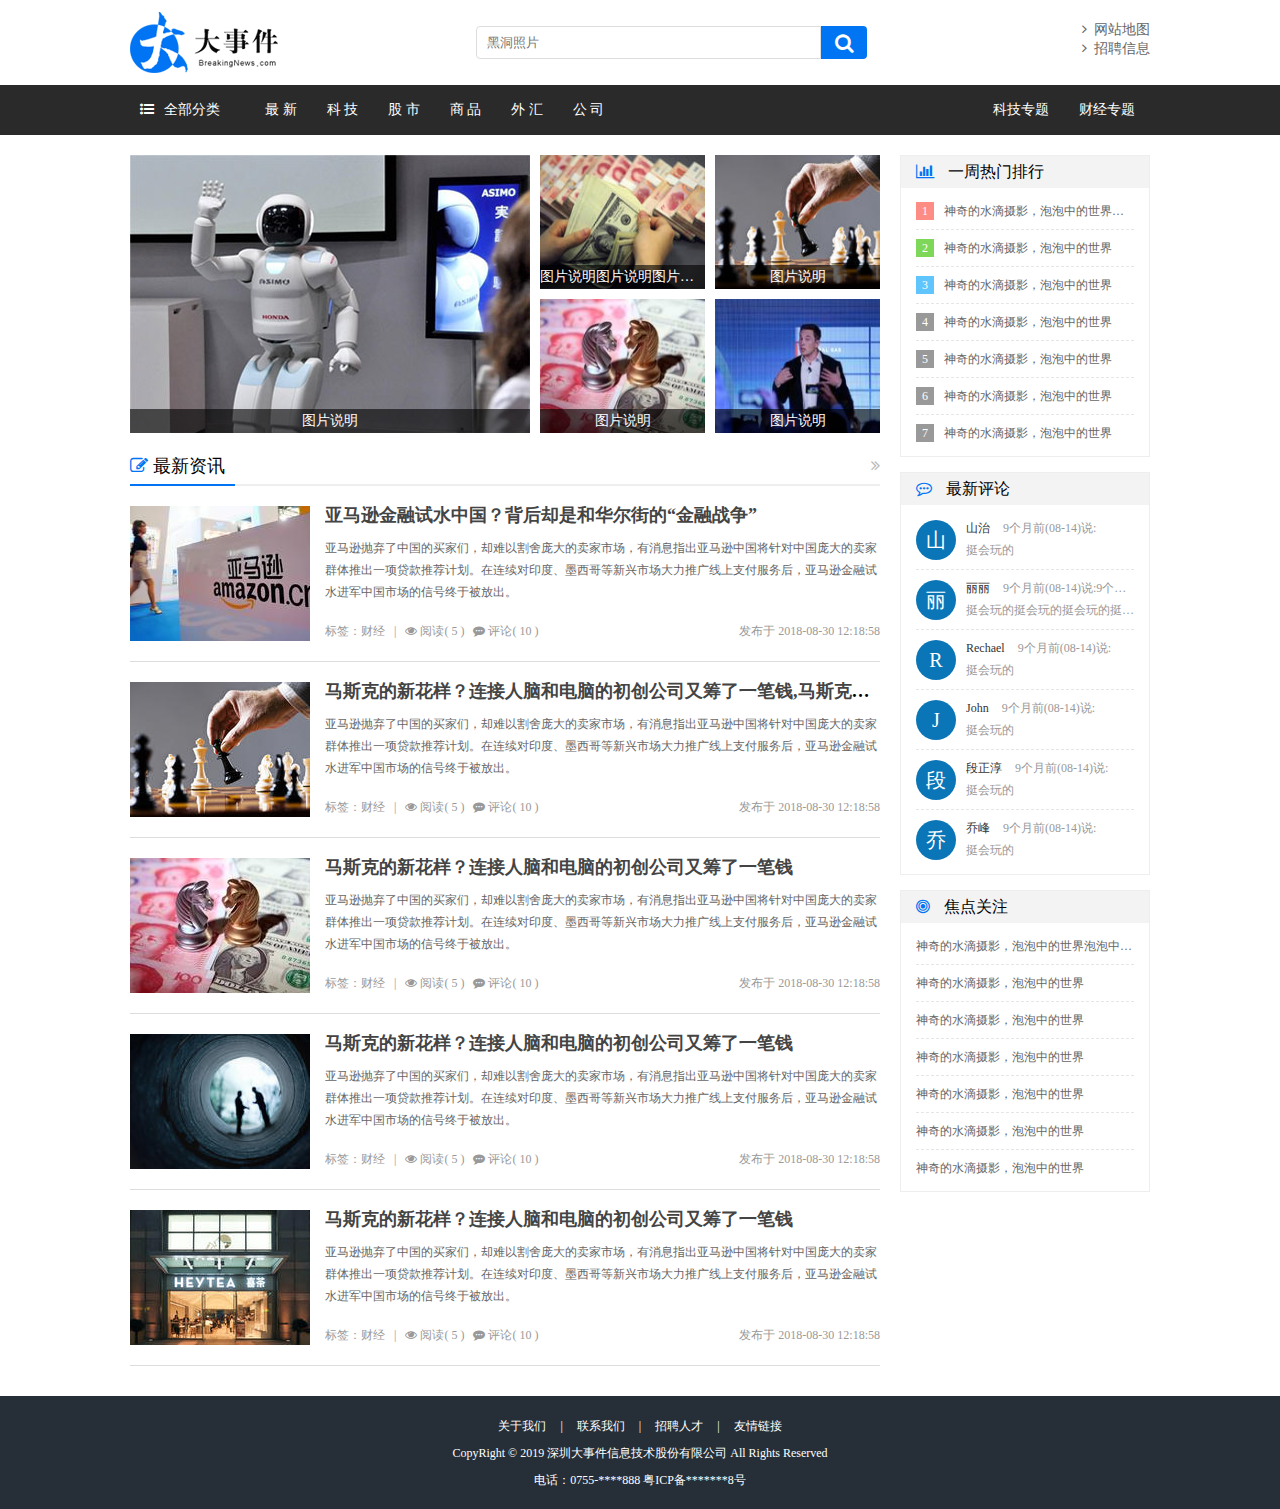
<file: index.html>
<!DOCTYPE html>
<html lang="en">

<head>
    <meta charset="UTF-8">
    <meta name="viewport" content="width=device-width, initial-scale=1.0">
    <meta http-equiv="X-UA-Compatible" content="ie=edge">
    <title>大事件-首页</title>
    <link rel="stylesheet" href="css/reset.css">
    <link rel="stylesheet" href="css/font-awesome.min.css">
    <link rel="stylesheet" href="css/main.css">
</head>

<body>
    <div class="header">
        <a href="#" class="logo fl"><img src="images/logo.png" alt="logo"></a>
        <div class="search_form fl">
            <input type="text" class="search_txt" placeholder="黑洞照片">
            <button class="search_btn"><i class="fa fa-search"></i></button>
        </div>
        <div class="link_info fr">
            <a href="#"><i class="fa fa-angle-right"></i>&nbsp;&nbsp;网站地图</a><br>
            <a href="#"><i class="fa fa-angle-right"></i>&nbsp;&nbsp;招聘信息</a>
        </div>
    </div>

    <div class="menu_con">
        <div class="menu">
            <div class="menu_collapse fl">
                <a href="javascript:;" class="level_one"><i class="fa fa-list-ul"></i>全部分类</a>
                <ul class="level_two">
                    <li class="up"></li>
                    <li><a href="./list.html">最 新</a></li>
                    <li><a href="./list.html">科 技</a></li>
                    <li><a href="./list.html">股 市</a></li>
                    <li><a href="./list.html">商 品</a></li>
                    <li><a href="./list.html">外 汇</a></li>
                    <li><a href="./list.html">公 司</a></li>
                </ul>
            </div>
            <ul class="left_menu fl">
                <li><a href="#">最 新</a></li>
                <li><a href="#">科 技</a></li>
                <li><a href="#">股 市</a></li>
                <li><a href="#">商 品</a></li>
                <li><a href="#">外 汇</a></li>
                <li><a href="#">公 司</a></li>
            </ul>
            <ul class="right_menu fr">
                <li><a href="#">科技专题</a></li>
                <li><a href="#">财经专题</a></li>
            </ul>
        </div>
    </div>

    <div class="main_con clearfix">
        <div class="left_con">
            <ul class="focus_list">
                <li class="first">
                    <a href="#"><img src="images/pic01.jpg" alt=""></a>
                    <p>图片说明</p>
                </li>
                <li>
                    <a href="#"><img src="images/pic02.jpg" alt=""></a>
                    <p>图片说明图片说明图片说明图片说明图片说明图片说明图片说明图片说明图片说明</p>
                </li>
                <li>
                    <a href="#"><img src="images/pic03.jpg" alt=""></a>
                    <p>图片说明</p>
                </li>
                <li>
                    <a href="#"><img src="images/pic05.jpg" alt=""></a>
                    <p>图片说明</p>
                </li>
                <li>
                    <a href="#"><img src="images/pic06.jpg" alt=""></a>
                    <p>图片说明</p>
                </li>
            </ul>

            <div class="common_title">
                <h3><i class="fa fa-edit"></i> 最新资讯</h3>
                <a href="#" class="more"><i class="fa fa-angle-double-right"></i></a>
            </div>

            <div class="common_news">
                <div class="common_news_list">
                    <a href="#" class="list_pic"><img src="images/pic09.jpg" alt=""></a>
                    <h4><a href="#">亚马逊金融试水中国？背后却是和华尔街的“金融战争” </a></h4>
                    <p>亚马逊抛弃了中国的买家们，却难以割舍庞大的卖家市场，有消息指出亚马逊中国将针对中国庞大的卖家群体推出一项贷款推荐计划。在连续对印度、墨西哥等新兴市场大力推广线上支付服务后，亚马逊金融试水进军中国市场的信号终于被放出。
                    </p>
                    <div class="new_info">
                        <span>标签：财经&nbsp;&nbsp;&nbsp;|&nbsp;&nbsp;&nbsp;<i class="fa fa-eye"></i>&nbsp;阅读( 5
                            )&nbsp;&nbsp;&nbsp;<i class="fa fa-commenting"></i>&nbsp;评论( 10 )</span>
                        <b>发布于 2018-08-30 12:18:58</b>
                    </div>
                </div>

                <div class="common_news_list">
                    <a href="#" class="list_pic"><img src="images/pic03.jpg" alt=""></a>
                    <h4><a href="#">马斯克的新花样？连接人脑和电脑的初创公司又筹了一笔钱,马斯克的新花样？连接人脑和电脑的初创公司又筹了一笔钱</a></h4>
                    <p>亚马逊抛弃了中国的买家们，却难以割舍庞大的卖家市场，有消息指出亚马逊中国将针对中国庞大的卖家群体推出一项贷款推荐计划。在连续对印度、墨西哥等新兴市场大力推广线上支付服务后，亚马逊金融试水进军中国市场的信号终于被放出。
                    </p>
                    <div class="new_info">
                        <span>标签：财经&nbsp;&nbsp;&nbsp;|&nbsp;&nbsp;&nbsp;<i class="fa fa-eye"></i>&nbsp;阅读( 5
                            )&nbsp;&nbsp;&nbsp;<i class="fa fa-commenting"></i>&nbsp;评论( 10 )</span>
                        <b>发布于 2018-08-30 12:18:58</b>
                    </div>
                </div>

                <div class="common_news_list">
                    <a href="#" class="list_pic"><img src="images/pic05.jpg" alt=""></a>
                    <h4><a href="#">马斯克的新花样？连接人脑和电脑的初创公司又筹了一笔钱</a></h4>
                    <p>亚马逊抛弃了中国的买家们，却难以割舍庞大的卖家市场，有消息指出亚马逊中国将针对中国庞大的卖家群体推出一项贷款推荐计划。在连续对印度、墨西哥等新兴市场大力推广线上支付服务后，亚马逊金融试水进军中国市场的信号终于被放出。
                    </p>
                    <div class="new_info">
                        <span>标签：财经&nbsp;&nbsp;&nbsp;|&nbsp;&nbsp;&nbsp;<i class="fa fa-eye"></i>&nbsp;阅读( 5
                            )&nbsp;&nbsp;&nbsp;<i class="fa fa-commenting"></i>&nbsp;评论( 10 )</span>
                        <b>发布于 2018-08-30 12:18:58</b>
                    </div>
                </div>

                <div class="common_news_list">
                    <a href="#" class="list_pic"><img src="images/pic07.jpg" alt=""></a>
                    <h4><a href="#">马斯克的新花样？连接人脑和电脑的初创公司又筹了一笔钱</a></h4>
                    <p>亚马逊抛弃了中国的买家们，却难以割舍庞大的卖家市场，有消息指出亚马逊中国将针对中国庞大的卖家群体推出一项贷款推荐计划。在连续对印度、墨西哥等新兴市场大力推广线上支付服务后，亚马逊金融试水进军中国市场的信号终于被放出。
                    </p>
                    <div class="new_info">
                        <span>标签：财经&nbsp;&nbsp;&nbsp;|&nbsp;&nbsp;&nbsp;<i class="fa fa-eye"></i>&nbsp;阅读( 5
                            )&nbsp;&nbsp;&nbsp;<i class="fa fa-commenting"></i>&nbsp;评论( 10 )</span>
                        <b>发布于 2018-08-30 12:18:58</b>
                    </div>
                </div>

                <div class="common_news_list">
                    <a href="#" class="list_pic"><img src="images/pic10.jpg" alt=""></a>
                    <h4><a href="#">马斯克的新花样？连接人脑和电脑的初创公司又筹了一笔钱</a></h4>
                    <p>亚马逊抛弃了中国的买家们，却难以割舍庞大的卖家市场，有消息指出亚马逊中国将针对中国庞大的卖家群体推出一项贷款推荐计划。在连续对印度、墨西哥等新兴市场大力推广线上支付服务后，亚马逊金融试水进军中国市场的信号终于被放出。
                    </p>
                    <div class="new_info">
                        <span>标签：财经&nbsp;&nbsp;&nbsp;|&nbsp;&nbsp;&nbsp;<i class="fa fa-eye"></i>&nbsp;阅读( 5
                            )&nbsp;&nbsp;&nbsp;<i class="fa fa-commenting"></i>&nbsp;评论( 10 )</span>
                        <b>发布于 2018-08-30 12:18:58</b>
                    </div>
                </div>
            </div>

        </div>
        <div class="right_con">
            <div class="common_wrap">
                <h3><i class="fa fa-bar-chart"></i> 一周热门排行</h3>
                <ul class="content_list hotrank_list">
                    <li><span class="first">1</span><a href="#">神奇的水滴摄影，泡泡中的世界泡泡中的世界</a></li>
                    <li><span class="second">2</span><a href="#">神奇的水滴摄影，泡泡中的世界</a></li>
                    <li><span class="third">3</span><a href="#">神奇的水滴摄影，泡泡中的世界</a></li>
                    <li><span>4</span><a href="#">神奇的水滴摄影，泡泡中的世界</a></li>
                    <li><span>5</span><a href="#">神奇的水滴摄影，泡泡中的世界</a></li>
                    <li><span>6</span><a href="#">神奇的水滴摄影，泡泡中的世界</a></li>
                    <li><span>7</span><a href="#">神奇的水滴摄影，泡泡中的世界</a></li>
                </ul>
            </div>
            <div class="common_wrap">
                <h3><i class="fa fa-commenting-o"></i> 最新评论</h3>
                <ul class="content_list comment_list">
                    <li>
                        <span>山</span>
                        <b><em>山治</em> 9个月前(08-14)说:</b>
                        <strong>挺会玩的</strong>
                    </li>
                    <li>
                        <span>丽</span>
                        <b><em>丽丽</em> 9个月前(08-14)说:9个月前(08-14)说:9个月前(08-14)说:</b>
                        <strong>挺会玩的挺会玩的挺会玩的挺会玩的</strong>
                    </li>
                    <li>
                        <span>R</span>
                        <b><em>Rechael</em> 9个月前(08-14)说:</b>
                        <strong>挺会玩的</strong>
                    </li>
                    <li>
                        <span>J</span>
                        <b><em>John</em> 9个月前(08-14)说:</b>
                        <strong>挺会玩的</strong>
                    </li>
                    <li>
                        <span>段</span>
                        <b><em>段正淳</em> 9个月前(08-14)说:</b>
                        <strong>挺会玩的</strong>
                    </li>
                    <li>
                        <span>乔</span>
                        <b><em>乔峰</em> 9个月前(08-14)说:</b>
                        <strong>挺会玩的</strong>
                    </li>
                </ul>
            </div>
            <div class="common_wrap">
                <h3><i class="fa fa-bullseye"></i> 焦点关注</h3>
                <ul class="content_list guanzhu_list">
                    <li><a href="#">神奇的水滴摄影，泡泡中的世界泡泡中的世界</a></li>
                    <li><a href="#">神奇的水滴摄影，泡泡中的世界</a></li>
                    <li><a href="#">神奇的水滴摄影，泡泡中的世界</a></li>
                    <li><a href="#">神奇的水滴摄影，泡泡中的世界</a></li>
                    <li><a href="#">神奇的水滴摄影，泡泡中的世界</a></li>
                    <li><a href="#">神奇的水滴摄影，泡泡中的世界</a></li>
                    <li><a href="#">神奇的水滴摄影，泡泡中的世界</a></li>
                </ul>
            </div>
        </div>
    </div>

    <div class="footer clearfix">
        <div class="foot_link">
            <a href="#">关于我们</a>
            <span>|</span>
            <a href="#">联系我们</a>
            <span>|</span>
            <a href="#">招聘人才</a>
            <span>|</span>
            <a href="#">友情链接</a>
        </div>
        <p>CopyRight © 2019 深圳大事件信息技术股份有限公司 All Rights Reserved</p>
        <p>电话：0755-****888 粤ICP备*******8号</p>
    </div>

    <!-- 导入模板引擎js文件 -->
    <script src="./js/template-web.js"></script>
    <!-- 引入jq文件 -->
    <script src="./js/jquery-1.12.4.min.js"></script>
</body>

</html>
</file>
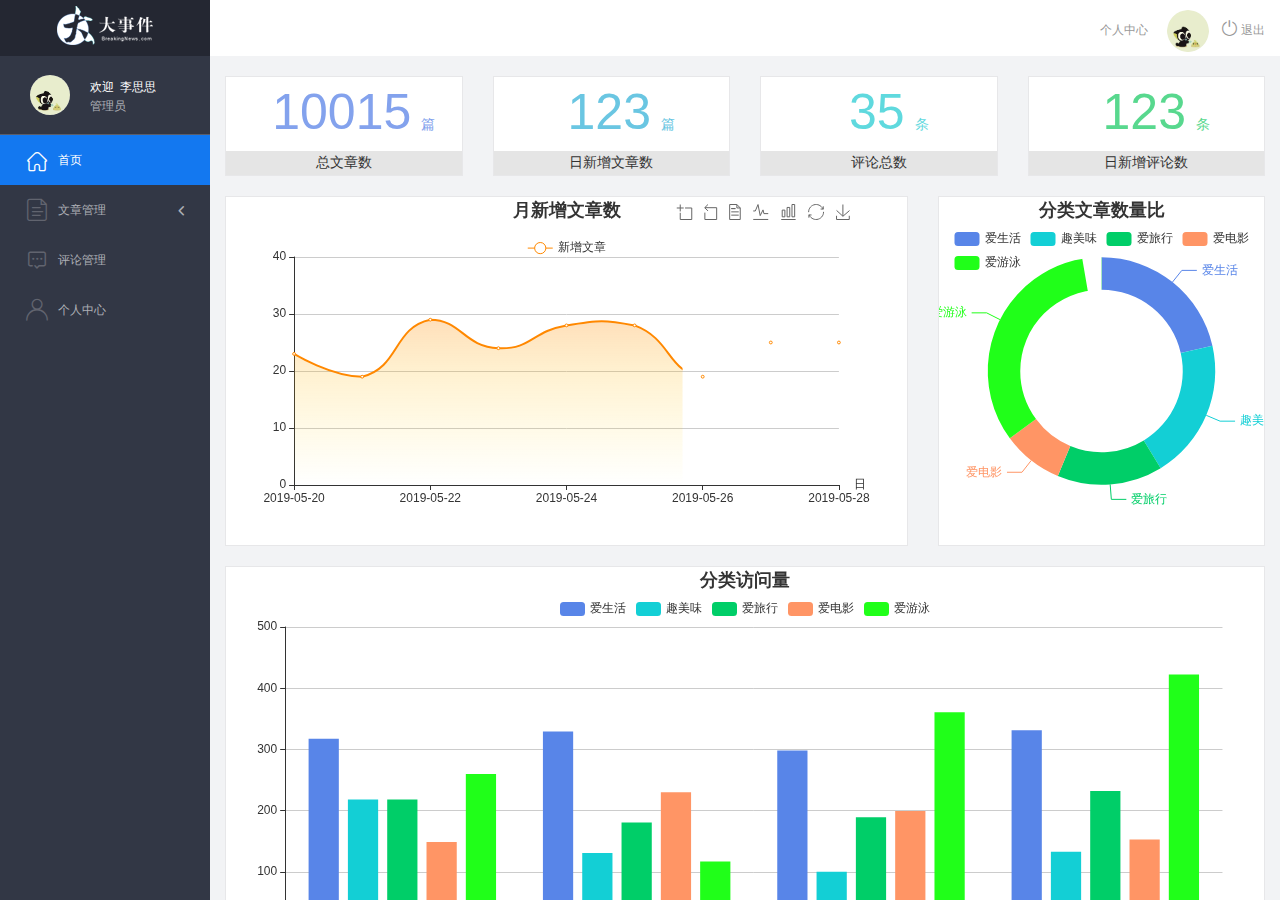
<file: admin/index.html>
<!DOCTYPE html>
<html lang="en">

<head>
    <meta charset="UTF-8">
    <meta name="viewport" content="width=device-width, initial-scale=1.0">
    <meta http-equiv="X-UA-Compatible" content="ie=edge">
    <title>大事件-后台首页</title>
    <link rel="stylesheet" href="./libs/bootstrap/css/bootstrap.min.css">
    <link rel="stylesheet" href="css/reset.css">
    <link rel="stylesheet" href="css/iconfont.css">
    <link rel="stylesheet" href="css/main.css">
    <script src="./libs/jquery-1.12.4.min.js"></script>
    <!-- 导入bootstrap的js文件 -->
    <script src="./libs/bootstrap/js/bootstrap.min.js"></script>
</head>

<body>
    <div class="sider">
        <a href="#" class="logo"><img src="images/logo02.png" alt="logo"></a>
        <div class="user_info">
            <img src="images/2.jpg" alt="person">
            <span>欢迎&nbsp;&nbsp;<i style="font-style: normal;">李思思</i></span>
            <b>管理员</b>
        </div>
        <!-- 左侧导航栏 -->
        <div class="menu">
            <div class="level01 active"><a href="./main_count.html" target="main_frame"><i
                        class="iconfont icon-yidiandiantubiao04"></i><span>首页</span></a></div>
            <div class="level01"><a href="#"><i class="iconfont icon-icon-article"></i><span>文章管理</span><b
                        class="iconfont icon-arrowdownl"></b></a></div>
            <ul class="level02">
                <li><a href="./article_list.html" target="main_frame"><i class="iconfont icon-previewright"></i><span>文章列表</span></a></li>
                <li><a href="./article_release.html" target="main_frame"><i class="iconfont icon-previewright"></i><span>发表文章</span></a></li>
                <li><a href="./article_category.html" target="main_frame"><i class="iconfont icon-previewright"></i><span>文章类别管理</span></a>
                </li>
            </ul>

            <div class="level01"><a href="./comment_list.html" target="main_frame"><i
                        class="iconfont icon-comment"></i><span>评论管理</span></a></div>
            <div class="level01" id="user"><a href="./user.html" target="main_frame"><i
                        class="iconfont icon-user"></i><span>个人中心</span></a></div>
        </div>
        <!-- 顶部栏 -->
        <div class="header_bar">
            <div class="user_center_link">
                <a href="./user.html" target="main_frame">个人中心</a>
                <img src="images/2.jpg" alt="person">
                <a href="javascript:void(0)" class="logout"><i class="iconfont icon-tuichu"></i> 退出</a>
            </div>
        </div>
        <!-- 右侧主体内容 -->
        <div class="main" id="main_body">
            <!-- 左侧添加iframe,默认src指向首页图标页面main_count.html -->
            <iframe  name="main_frame" src="main_count.html" frameborder="0" width="100%" height="100%"></iframe>
        </div>
    </div>




    <script src="./libs/http.js"></script>
    <script>
        //入口函数
        $(function () {
            //一:发送ajax请求,获取网站管理员用户的个人信息
            $.ajax({
                url: window.BigNew.user_info,
                //设置请求头,把token令牌带过去
                // headers:{
                //     Authorization:window.localStorage.getItem('token')
                // },
                success: function (backData) {
                    //console.log(backData);
                    if (backData.code == 200) {
                        $('.user_info>span>i').text(backData.data.nickname);
                        $('.user_info>img').attr('src', backData.data.userPic);
                        $('.user_center_link>img').attr('src', backData.data.userPic);
                    }
                }
            });


            //原生js发送ajax请求访问个人信息,把token带过去. 
            // var xhr = new XMLHttpRequest();
            // xhr.open('get','http://localhost:8080/api/v1/admin/user/info');
            // //设置一个请求头
            // xhr.setRequestHeader('Authorization',window.localStorage.getItem('token'));
            // xhr.onload = function(){
            //     console.log(xhr.response);
            // }
            // xhr.send();


            //二:登出
            //1.给登出按钮设置一个点击事件
            $('.logout').on('click', function () {
                //2.删除token,跳转到登录页面
                window.localStorage.removeItem('token');
                window.location.href = './login.html';
            });

            //三给左侧文章管理设置点击事件
            $('div.level01').on('click',function(){
                $(this).addClass('active').siblings('div').removeClass('active');
                if($(this).index() == 1) {
                    $('ul.level02').slideToggle();//二级菜单显示就隐藏,

                    //设置小箭头的旋转(其实就是设置有没有rotate0类 本质是c3的旋转动画)
                    $(this).find('b').toggleClass('rotate0');

                    //默认选中第一个二级菜单
                    $('ul.level02>li:eq(0)>a')[0].click();
                }
            });
               //四:首页左侧二级菜单设置点击事件
               $('ul.level02>li').on('click',function(){
                //当前点击的添加active类,其他的兄弟移除active类
                $(this).addClass('active').siblings('li').removeClass('active');
            })





        })
    </script>
</body>

</html>
</file>
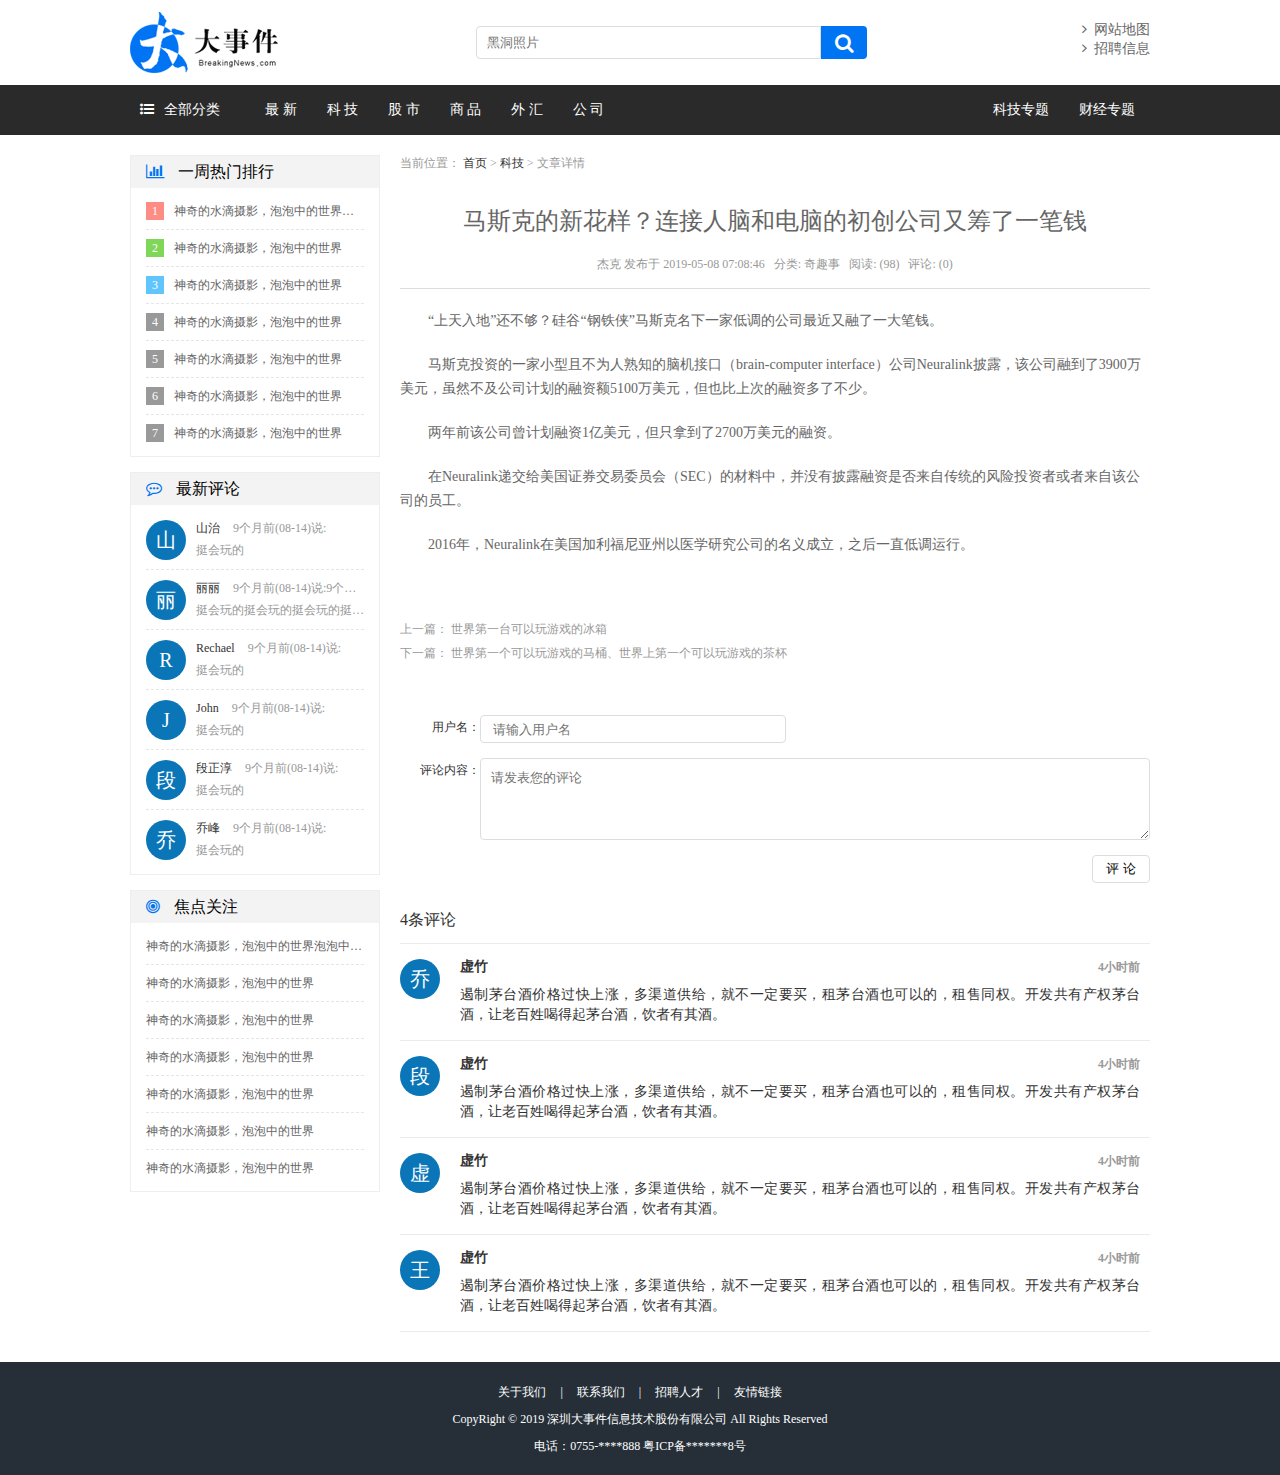
<file: article.html>
<!DOCTYPE html>
<html lang="en">

<head>
    <meta charset="UTF-8">
    <meta name="viewport" content="width=device-width, initial-scale=1.0">
    <meta http-equiv="X-UA-Compatible" content="ie=edge">
    <title>大事件-文章</title>
    <link rel="stylesheet" type="text/css" href="css/reset.css">
    <link rel="stylesheet" href="css/font-awesome.min.css">
    <link rel="stylesheet" type="text/css" href="css/main.css">
</head>

<body>
    <div class="header">
        <a href="#" class="logo fl"><img src="images/logo.png" alt="logo"></a>
        <div class="search_form fl">
            <input type="text" class="search_txt" placeholder="黑洞照片">
            <button class="search_btn"><i class="fa fa-search"></i></button>
        </div>
        <div class="link_info fr">
            <a href="#"><i class="fa fa-angle-right"></i>&nbsp;&nbsp;网站地图</a><br>
            <a href="#"><i class="fa fa-angle-right"></i>&nbsp;&nbsp;招聘信息</a>
        </div>
    </div>

    <div class="menu_con">
        <div class="menu">
            <div class="menu_collapse fl">
                <a href="javascript:;" class="level_one"><i class="fa fa-list-ul"></i>全部分类</a>
                <ul class="level_two">
                    <li class="up"></li>
                    <li><a href="#">最 新</a></li>
                    <li><a href="#">科 技</a></li>
                    <li><a href="#">股 市</a></li>
                    <li><a href="#">商 品</a></li>
                    <li><a href="#">外 汇</a></li>
                    <li><a href="#">公 司</a></li>
                </ul>
            </div>
            <ul class="left_menu fl">
                <li><a href="#">最 新</a></li>
                <li><a href="#">科 技</a></li>
                <li><a href="#">股 市</a></li>
                <li><a href="#">商 品</a></li>
                <li><a href="#">外 汇</a></li>
                <li><a href="#">公 司</a></li>
            </ul>
            <ul class="right_menu fr">
                <li><a href="#">科技专题</a></li>
                <li><a href="#">财经专题</a></li>
            </ul>
        </div>
    </div>

    <div class="main_con clearfix">
        <div class="left_con setfr">
            <div class="breadcrumb">
                当前位置： <a href="#">首页</a> &gt; <a href="#">科技</a> &gt; 文章详情
            </div>
            <h3 class="article_title">马斯克的新花样？连接人脑和电脑的初创公司又筹了一笔钱</h3>
            <div class="article_info">杰克 发布于 2019-05-08 07:08:46&nbsp;&nbsp;&nbsp;分类: 奇趣事&nbsp;&nbsp;&nbsp;阅读:
                (98)&nbsp;&nbsp;&nbsp;评论: (0)</div>
            <div class="article_con">

                <p>“上天入地”还不够？硅谷“钢铁侠”马斯克名下一家低调的公司最近又融了一大笔钱。</p>

                <p>马斯克投资的一家小型且不为人熟知的脑机接口（brain-computer
                    interface）公司Neuralink披露，该公司融到了3900万美元，虽然不及公司计划的融资额5100万美元，但也比上次的融资多了不少。</p>

                <p>两年前该公司曾计划融资1亿美元，但只拿到了2700万美元的融资。</p>

                <p>在Neuralink递交给美国证券交易委员会（SEC）的材料中，并没有披露融资是否来自传统的风险投资者或者来自该公司的员工。</p>

                <p>2016年，Neuralink在美国加利福尼亚州以医学研究公司的名义成立，之后一直低调运行。</p>

            </div>
            <div class="article_links">
                上一篇： <a href="#">世界第一台可以玩游戏的冰箱</a><br>
                下一篇： <a href="#">世界第一个可以玩游戏的马桶、世界上第一个可以玩游戏的茶杯</a>
            </div>

            <form action="" class="comment_form">
                <div class="form_group">
                    <label>用户名：</label>
                    <input type="text" placeholder="请输入用户名" class="comment_name">
                </div>
                <div class="form_group">
                    <label>评论内容：</label>
                    <textarea placeholder="请发表您的评论" class="comment_input"></textarea>
                </div>
                <div class="form_group">
                    <input type="submit" name="" value="评 论" class="comment_sub"></div>
            </form>

            <div class="comment_count">
                4条评论
            </div>

            <div class="comment_list_con">
                <div class="comment_detail_list">
                    <div class="person_pic fl">乔</div>
                    <div class="name_time fl"><b>虚竹</b><span>4小时前</span></div>
                    <div class="comment_text fl">
                        遏制茅台酒价格过快上涨，多渠道供给，就不一定要买，租茅台酒也可以的，租售同权。开发共有产权茅台酒，让老百姓喝得起茅台酒，饮者有其酒。
                    </div>
                </div>
                <div class="comment_detail_list">
                    <div class="person_pic fl">段</div>
                    <div class="name_time fl"><b>虚竹</b><span>4小时前</span></div>
                    <div class="comment_text fl">
                        遏制茅台酒价格过快上涨，多渠道供给，就不一定要买，租茅台酒也可以的，租售同权。开发共有产权茅台酒，让老百姓喝得起茅台酒，饮者有其酒。
                    </div>
                </div>
                <div class="comment_detail_list">
                    <div class="person_pic fl">虚</div>
                    <div class="name_time fl"><b>虚竹</b><span>4小时前</span></div>
                    <div class="comment_text fl">
                        遏制茅台酒价格过快上涨，多渠道供给，就不一定要买，租茅台酒也可以的，租售同权。开发共有产权茅台酒，让老百姓喝得起茅台酒，饮者有其酒。
                    </div>
                </div>
                <div class="comment_detail_list">
                    <div class="person_pic fl">王</div>
                    <div class="name_time fl"><b>虚竹</b><span>4小时前</span></div>
                    <div class="comment_text fl">
                        遏制茅台酒价格过快上涨，多渠道供给，就不一定要买，租茅台酒也可以的，租售同权。开发共有产权茅台酒，让老百姓喝得起茅台酒，饮者有其酒。
                    </div>
                </div>
            </div>
        </div>
        <div class="right_con setfl">
            <div class="common_wrap">
                <h3><i class="fa fa-bar-chart"></i> 一周热门排行</h3>
                <ul class="content_list">
                    <li><span class="first">1</span><a href="#">神奇的水滴摄影，泡泡中的世界泡泡中的世界</a></li>
                    <li><span class="second">2</span><a href="#">神奇的水滴摄影，泡泡中的世界</a></li>
                    <li><span class="third">3</span><a href="#">神奇的水滴摄影，泡泡中的世界</a></li>
                    <li><span>4</span><a href="#">神奇的水滴摄影，泡泡中的世界</a></li>
                    <li><span>5</span><a href="#">神奇的水滴摄影，泡泡中的世界</a></li>
                    <li><span>6</span><a href="#">神奇的水滴摄影，泡泡中的世界</a></li>
                    <li><span>7</span><a href="#">神奇的水滴摄影，泡泡中的世界</a></li>
                </ul>
            </div>
            <div class="common_wrap">
                <h3><i class="fa fa-commenting-o"></i> 最新评论</h3>
                <ul class="content_list comment_list">
                    <li>
                        <span>山</span>
                        <b><em>山治</em> 9个月前(08-14)说:</b>
                        <strong>挺会玩的</strong>
                    </li>
                    <li>
                        <span>丽</span>
                        <b><em>丽丽</em> 9个月前(08-14)说:9个月前(08-14)说:9个月前(08-14)说:</b>
                        <strong>挺会玩的挺会玩的挺会玩的挺会玩的</strong>
                    </li>
                    <li>
                        <span>R</span>
                        <b><em>Rechael</em> 9个月前(08-14)说:</b>
                        <strong>挺会玩的</strong>
                    </li>
                    <li>
                        <span>J</span>
                        <b><em>John</em> 9个月前(08-14)说:</b>
                        <strong>挺会玩的</strong>
                    </li>
                    <li>
                        <span>段</span>
                        <b><em>段正淳</em> 9个月前(08-14)说:</b>
                        <strong>挺会玩的</strong>
                    </li>
                    <li>
                        <span>乔</span>
                        <b><em>乔峰</em> 9个月前(08-14)说:</b>
                        <strong>挺会玩的</strong>
                    </li>
                </ul>
            </div>
            <div class="common_wrap">
                <h3><i class="fa fa-bullseye"></i> 焦点关注</h3>
                <ul class="content_list guanzhu_list">
                    <li><a href="#">神奇的水滴摄影，泡泡中的世界泡泡中的世界</a></li>
                    <li><a href="#">神奇的水滴摄影，泡泡中的世界</a></li>
                    <li><a href="#">神奇的水滴摄影，泡泡中的世界</a></li>
                    <li><a href="#">神奇的水滴摄影，泡泡中的世界</a></li>
                    <li><a href="#">神奇的水滴摄影，泡泡中的世界</a></li>
                    <li><a href="#">神奇的水滴摄影，泡泡中的世界</a></li>
                    <li><a href="#">神奇的水滴摄影，泡泡中的世界</a></li>
                </ul>
            </div>
        </div>
    </div>

    <div class="footer clearfix">
        <div class="foot_link">
            <a href="#">关于我们</a>
            <span>|</span>
            <a href="#">联系我们</a>
            <span>|</span>
            <a href="#">招聘人才</a>
            <span>|</span>
            <a href="#">友情链接</a>
        </div>
        <p>CopyRight © 2019 深圳大事件信息技术股份有限公司 All Rights Reserved</p>
        <p>电话：0755-****888 粤ICP备*******8号</p>
    </div>

    <!-- 引入模板引擎js文件 -->
    <script src="./js/template-web.js"></script>
    <script src="./js/jquery-1.12.4.min.js"></script>

</body>

</html>
</file>
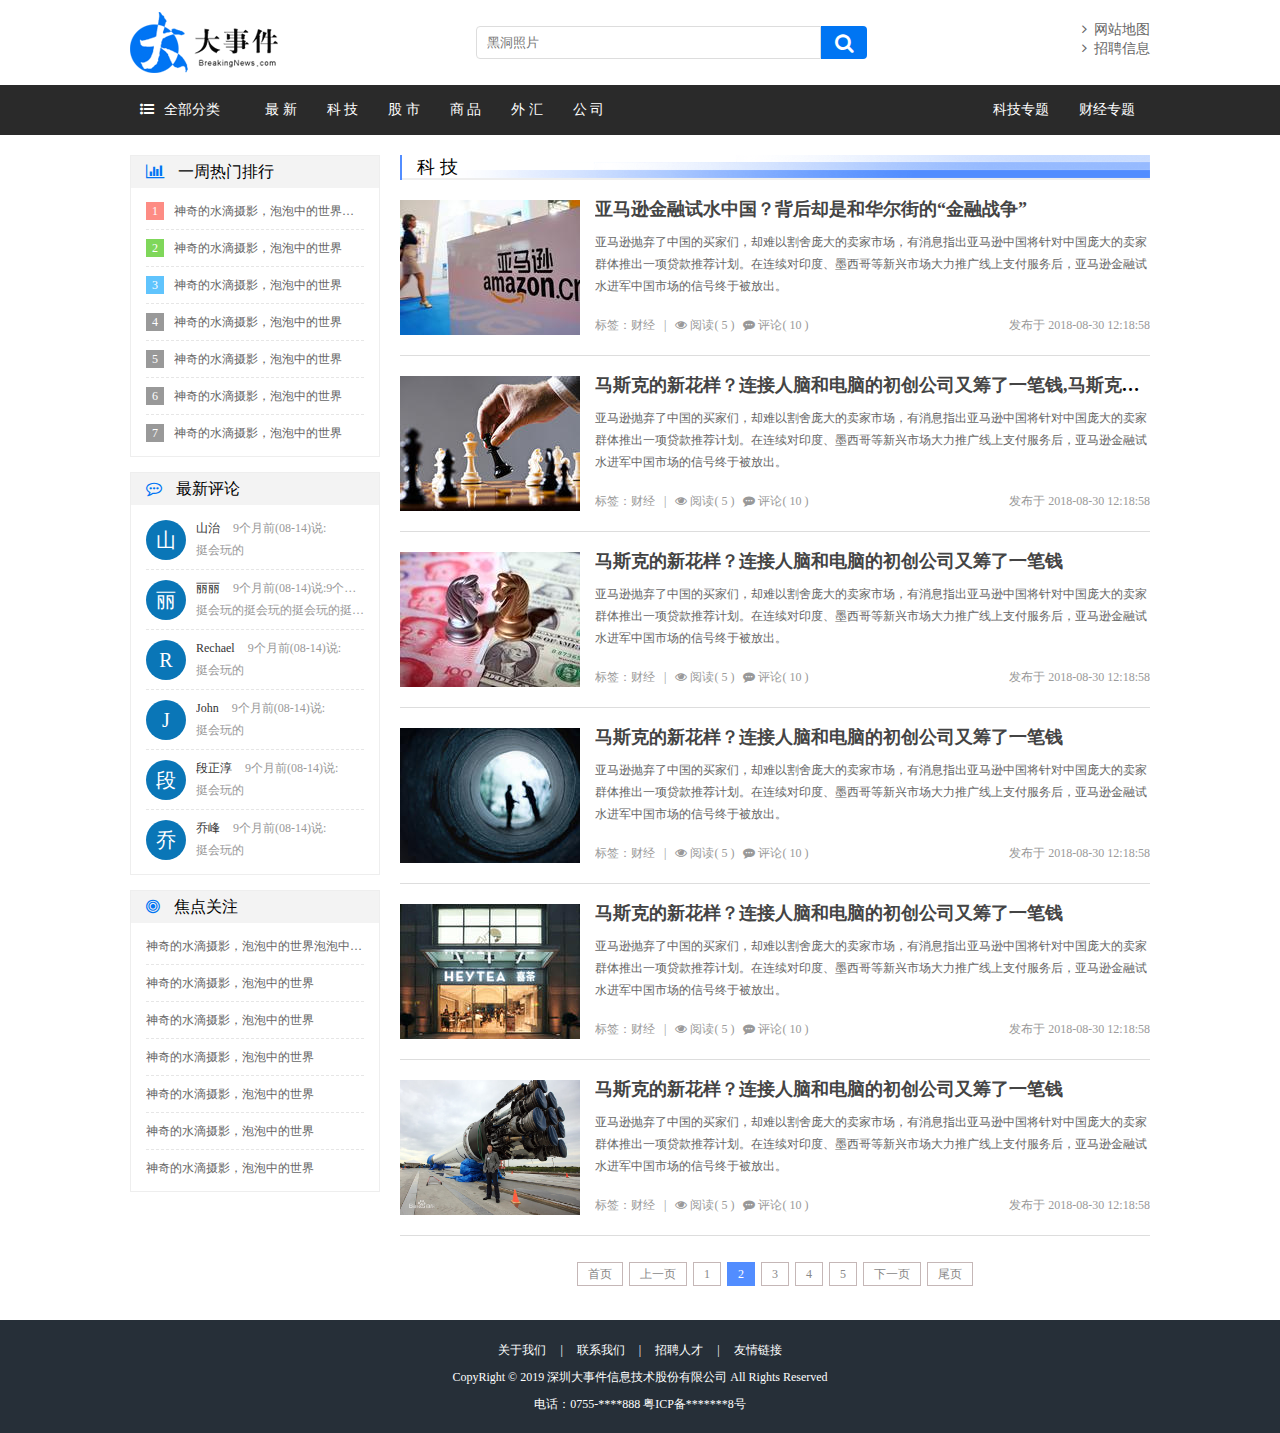
<file: list.html>
<!DOCTYPE html>
<html lang="en">

<head>
    <meta charset="UTF-8">
    <meta name="viewport" content="width=device-width, initial-scale=1.0">
    <meta http-equiv="X-UA-Compatible" content="ie=edge">
    <title>大事件-列表页</title>
    <link rel="stylesheet" type="text/css" href="css/reset.css">
    <link rel="stylesheet" href="css/font-awesome.min.css">
    <link rel="stylesheet" type="text/css" href="css/jquery.pagination.css">
    <link rel="stylesheet" type="text/css" href="css/main.css">
    <script type="text/javascript" src="js/jquery-1.12.4.min.js"></script>
    <script type="text/javascript" src="js/jquery.pagination.min.js"></script>
</head>

<body>
    <div class="header">
        <a href="#" class="logo fl"><img src="images/logo.png" alt="logo"></a>
        <div class="search_form fl">
            <input type="text" class="search_txt" placeholder="黑洞照片">
            <button class="search_btn"><i class="fa fa-search"></i></button>
        </div>
        <div class="link_info fr">
            <a href="#"><i class="fa fa-angle-right"></i>&nbsp;&nbsp;网站地图</a><br>
            <a href="#"><i class="fa fa-angle-right"></i>&nbsp;&nbsp;招聘信息</a>
        </div>
    </div>

    <div class="menu_con">
        <div class="menu">
            <div class="menu_collapse fl">
                <a href="javascript:;" class="level_one"><i class="fa fa-list-ul"></i>全部分类</a>
                <ul class="level_two">
                    <li class="up"></li>
                    <li><a href="#">最 新</a></li>
                    <li><a href="#">科 技</a></li>
                    <li><a href="#">股 市</a></li>
                    <li><a href="#">商 品</a></li>
                    <li><a href="#">外 汇</a></li>
                    <li><a href="#">公 司</a></li>
                </ul>
            </div>
            <ul class="left_menu fl">
                <li><a href="#">最 新</a></li>
                <li><a href="#">科 技</a></li>
                <li><a href="#">股 市</a></li>
                <li><a href="#">商 品</a></li>
                <li><a href="#">外 汇</a></li>
                <li><a href="#">公 司</a></li>
            </ul>
            <ul class="right_menu fr">
                <li><a href="#">科技专题</a></li>
                <li><a href="#">财经专题</a></li>
            </ul>
        </div>
    </div>

    <div class="main_con clearfix">
        <div class="left_con setfr">

            <div class="list_title">
                <h3>科 技</h3>
            </div>

            <div class="common_news_list">
                <a href="#" class="list_pic"><img src="images/pic09.jpg" alt=""></a>
                <h4><a href="#">亚马逊金融试水中国？背后却是和华尔街的“金融战争” </a></h4>
                <p>亚马逊抛弃了中国的买家们，却难以割舍庞大的卖家市场，有消息指出亚马逊中国将针对中国庞大的卖家群体推出一项贷款推荐计划。在连续对印度、墨西哥等新兴市场大力推广线上支付服务后，亚马逊金融试水进军中国市场的信号终于被放出。
                </p>
                <div class="new_info">
                    <span>标签：财经&nbsp;&nbsp;&nbsp;|&nbsp;&nbsp;&nbsp;<i class="fa fa-eye"></i>&nbsp;阅读( 5
                        )&nbsp;&nbsp;&nbsp;<i class="fa fa-commenting"></i>&nbsp;评论( 10 )</span>
                    <b>发布于 2018-08-30 12:18:58</b>
                </div>
            </div>

            <div class="common_news_list">
                <a href="#" class="list_pic"><img src="images/pic03.jpg" alt=""></a>
                <h4><a href="#">马斯克的新花样？连接人脑和电脑的初创公司又筹了一笔钱,马斯克的新花样？连接人脑和电脑的初创公司又筹了一笔钱</a></h4>
                <p>亚马逊抛弃了中国的买家们，却难以割舍庞大的卖家市场，有消息指出亚马逊中国将针对中国庞大的卖家群体推出一项贷款推荐计划。在连续对印度、墨西哥等新兴市场大力推广线上支付服务后，亚马逊金融试水进军中国市场的信号终于被放出。
                </p>
                <div class="new_info">
                    <span>标签：财经&nbsp;&nbsp;&nbsp;|&nbsp;&nbsp;&nbsp;<i class="fa fa-eye"></i>&nbsp;阅读( 5
                        )&nbsp;&nbsp;&nbsp;<i class="fa fa-commenting"></i>&nbsp;评论( 10 )</span>
                    <b>发布于 2018-08-30 12:18:58</b>
                </div>
            </div>

            <div class="common_news_list">
                <a href="#" class="list_pic"><img src="images/pic05.jpg" alt=""></a>
                <h4><a href="#">马斯克的新花样？连接人脑和电脑的初创公司又筹了一笔钱</a></h4>
                <p>亚马逊抛弃了中国的买家们，却难以割舍庞大的卖家市场，有消息指出亚马逊中国将针对中国庞大的卖家群体推出一项贷款推荐计划。在连续对印度、墨西哥等新兴市场大力推广线上支付服务后，亚马逊金融试水进军中国市场的信号终于被放出。
                </p>
                <div class="new_info">
                    <span>标签：财经&nbsp;&nbsp;&nbsp;|&nbsp;&nbsp;&nbsp;<i class="fa fa-eye"></i>&nbsp;阅读( 5
                        )&nbsp;&nbsp;&nbsp;<i class="fa fa-commenting"></i>&nbsp;评论( 10 )</span>
                    <b>发布于 2018-08-30 12:18:58</b>
                </div>
            </div>

            <div class="common_news_list">
                <a href="#" class="list_pic"><img src="images/pic07.jpg" alt=""></a>
                <h4><a href="#">马斯克的新花样？连接人脑和电脑的初创公司又筹了一笔钱</a></h4>
                <p>亚马逊抛弃了中国的买家们，却难以割舍庞大的卖家市场，有消息指出亚马逊中国将针对中国庞大的卖家群体推出一项贷款推荐计划。在连续对印度、墨西哥等新兴市场大力推广线上支付服务后，亚马逊金融试水进军中国市场的信号终于被放出。
                </p>
                <div class="new_info">
                    <span>标签：财经&nbsp;&nbsp;&nbsp;|&nbsp;&nbsp;&nbsp;<i class="fa fa-eye"></i>&nbsp;阅读( 5
                        )&nbsp;&nbsp;&nbsp;<i class="fa fa-commenting"></i>&nbsp;评论( 10 )</span>
                    <b>发布于 2018-08-30 12:18:58</b>
                </div>
            </div>

            <div class="common_news_list">
                <a href="#" class="list_pic"><img src="images/pic10.jpg" alt=""></a>
                <h4><a href="#">马斯克的新花样？连接人脑和电脑的初创公司又筹了一笔钱</a></h4>
                <p>亚马逊抛弃了中国的买家们，却难以割舍庞大的卖家市场，有消息指出亚马逊中国将针对中国庞大的卖家群体推出一项贷款推荐计划。在连续对印度、墨西哥等新兴市场大力推广线上支付服务后，亚马逊金融试水进军中国市场的信号终于被放出。
                </p>
                <div class="new_info">
                    <span>标签：财经&nbsp;&nbsp;&nbsp;|&nbsp;&nbsp;&nbsp;<i class="fa fa-eye"></i>&nbsp;阅读( 5
                        )&nbsp;&nbsp;&nbsp;<i class="fa fa-commenting"></i>&nbsp;评论( 10 )</span>
                    <b>发布于 2018-08-30 12:18:58</b>
                </div>
            </div>

            <div class="common_news_list">
                <a href="#" class="list_pic"><img src="images/pic04.jpg" alt=""></a>
                <h4><a href="#">马斯克的新花样？连接人脑和电脑的初创公司又筹了一笔钱</a></h4>
                <p>亚马逊抛弃了中国的买家们，却难以割舍庞大的卖家市场，有消息指出亚马逊中国将针对中国庞大的卖家群体推出一项贷款推荐计划。在连续对印度、墨西哥等新兴市场大力推广线上支付服务后，亚马逊金融试水进军中国市场的信号终于被放出。
                </p>
                <div class="new_info">
                    <span>标签：财经&nbsp;&nbsp;&nbsp;|&nbsp;&nbsp;&nbsp;<i class="fa fa-eye"></i>&nbsp;阅读( 5
                        )&nbsp;&nbsp;&nbsp;<i class="fa fa-commenting"></i>&nbsp;评论( 10 )</span>
                    <b>发布于 2018-08-30 12:18:58</b>
                </div>
            </div>

            <div id="pagination" class="page"></div>
            <script>
                $(function () {
                    $("#pagination").pagination({
                        currentPage: 2,
                        totalPage: 8,
                        callback: function (current) {
                            alert('ok!');
                        }
                    });
                });
            </script>

        </div>
        <div class="right_con setfl">
            <div class="common_wrap">
                <h3><i class="fa fa-bar-chart"></i> 一周热门排行</h3>
                <ul class="content_list">
                    <li><span class="first">1</span><a href="#">神奇的水滴摄影，泡泡中的世界泡泡中的世界</a></li>
                    <li><span class="second">2</span><a href="#">神奇的水滴摄影，泡泡中的世界</a></li>
                    <li><span class="third">3</span><a href="#">神奇的水滴摄影，泡泡中的世界</a></li>
                    <li><span>4</span><a href="#">神奇的水滴摄影，泡泡中的世界</a></li>
                    <li><span>5</span><a href="#">神奇的水滴摄影，泡泡中的世界</a></li>
                    <li><span>6</span><a href="#">神奇的水滴摄影，泡泡中的世界</a></li>
                    <li><span>7</span><a href="#">神奇的水滴摄影，泡泡中的世界</a></li>
                </ul>
            </div>
            <div class="common_wrap">
                <h3><i class="fa fa-commenting-o"></i> 最新评论</h3>
                <ul class="content_list comment_list">
                    <li>
                        <span>山</span>
                        <b><em>山治</em> 9个月前(08-14)说:</b>
                        <strong>挺会玩的</strong>
                    </li>
                    <li>
                        <span>丽</span>
                        <b><em>丽丽</em> 9个月前(08-14)说:9个月前(08-14)说:9个月前(08-14)说:</b>
                        <strong>挺会玩的挺会玩的挺会玩的挺会玩的</strong>
                    </li>
                    <li>
                        <span>R</span>
                        <b><em>Rechael</em> 9个月前(08-14)说:</b>
                        <strong>挺会玩的</strong>
                    </li>
                    <li>
                        <span>J</span>
                        <b><em>John</em> 9个月前(08-14)说:</b>
                        <strong>挺会玩的</strong>
                    </li>
                    <li>
                        <span>段</span>
                        <b><em>段正淳</em> 9个月前(08-14)说:</b>
                        <strong>挺会玩的</strong>
                    </li>
                    <li>
                        <span>乔</span>
                        <b><em>乔峰</em> 9个月前(08-14)说:</b>
                        <strong>挺会玩的</strong>
                    </li>
                </ul>
            </div>
            <div class="common_wrap">
                <h3><i class="fa fa-bullseye"></i> 焦点关注</h3>
                <ul class="content_list guanzhu_list">
                    <li><a href="#">神奇的水滴摄影，泡泡中的世界泡泡中的世界</a></li>
                    <li><a href="#">神奇的水滴摄影，泡泡中的世界</a></li>
                    <li><a href="#">神奇的水滴摄影，泡泡中的世界</a></li>
                    <li><a href="#">神奇的水滴摄影，泡泡中的世界</a></li>
                    <li><a href="#">神奇的水滴摄影，泡泡中的世界</a></li>
                    <li><a href="#">神奇的水滴摄影，泡泡中的世界</a></li>
                    <li><a href="#">神奇的水滴摄影，泡泡中的世界</a></li>
                </ul>
            </div>
        </div>
    </div>

    <div class="footer clearfix">
        <div class="foot_link">
            <a href="#">关于我们</a>
            <span>|</span>
            <a href="#">联系我们</a>
            <span>|</span>
            <a href="#">招聘人才</a>
            <span>|</span>
            <a href="#">友情链接</a>
        </div>
        <p>CopyRight © 2019 深圳大事件信息技术股份有限公司 All Rights Reserved</p>
        <p>电话：0755-****888 粤ICP备*******8号</p>
    </div>
    <!-- 导包template -->
    <script src="./js/template-web.js"></script>
</body>

</html>
</file>
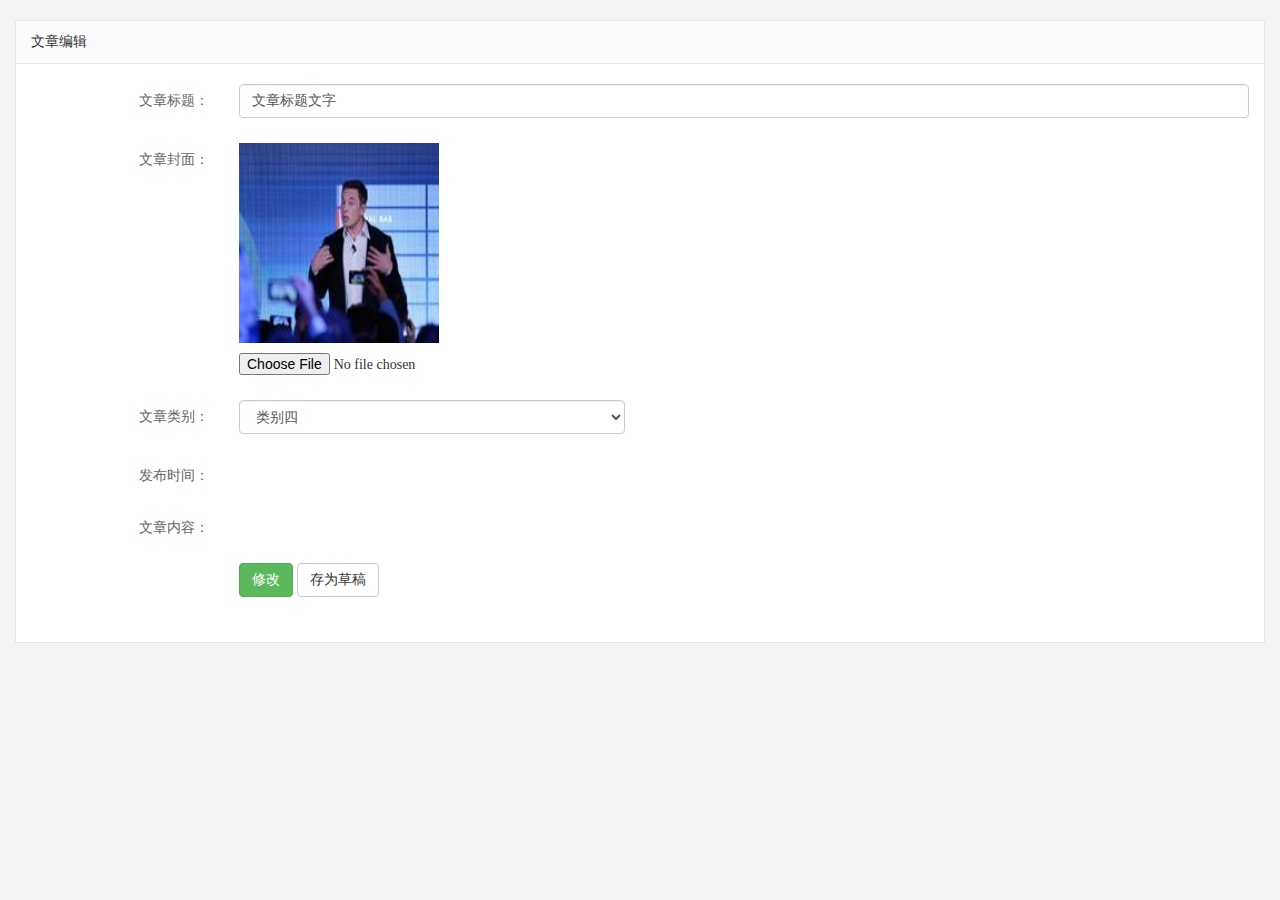
<file: admin/article_edit.html>
<!DOCTYPE html>
<html lang="en">

<head>
    <meta charset="UTF-8">
    <meta name="viewport" content="width=device-width, initial-scale=1.0">
    <meta http-equiv="X-UA-Compatible" content="ie=edge">
    <title>文章列表</title>
    <link rel="stylesheet" href="./libs/bootstrap/css/bootstrap.min.css">
    <link rel="stylesheet" href="css/reset.css">
    <link rel="stylesheet" href="css/iconfont.css">
    <link rel="stylesheet" href="css/main.css">
    <!-- jq -->
    <script src="./libs/jquery-1.12.4.min.js"></script>
    <!-- 模板引擎 -->
    <script src="./libs/template-web.js"></script>
</head>

<body>
    <div class="container-fluid">
        <div class="common_title">
            文章编辑
        </div>
        <div class="container-fluid common_con">
            <form class="form-horizontal article_form" id="form">
                <div class="form-group">
                    <label for="inputTitle" class="col-sm-2 control-label">文章标题：</label>
                    <div class="col-sm-10">
                        <input type="text" name="title" class="form-control title" id="inputTitle" value="文章标题文字">
                    </div>
                </div>
                <div class="form-group">
                    <label for="inputCover" class="col-sm-2 control-label">文章封面：</label>
                    <div class="col-sm-10">
                        <img src="images/pic06.jpg" class="article_cover">
                        <input name="cover" type="file" id="inputCover">
                    </div>
                </div>
                <div class="form-group">
                    <label for="inputCategory" class="col-sm-2 control-label">文章类别：</label>
                    <div class="col-sm-4">
                        <select class="form-control category" name="categoryId">
                            <option>类别一</option>
                            <option>类别二</option>
                            <option>类别三</option>
                            <option selected>类别四</option>
                            <option>类别五</option>
                        </select>
                    </div>
                </div>
                <div class="form-group">
                    <label class="col-sm-2 control-label">发布时间：</label>
                    <div class="col-sm-4">
                    </div>
                </div>
                <div class="form-group">
                    <label for="inputEmail3" class="col-sm-2 control-label">文章内容：</label>
                    <div class="col-sm-10">
                    </div>
                </div>
                <div class="form-group">
                    <div class="col-sm-offset-2 col-sm-10">
                        <button type="submit" class="btn btn-success btn-edit">修改</button>
                        <button type="submit" class="btn btn-default btn-draft">存为草稿</button>
                    </div>
                </div>
            </form>
        </div>
    </div>
</body>

</html>
</file>
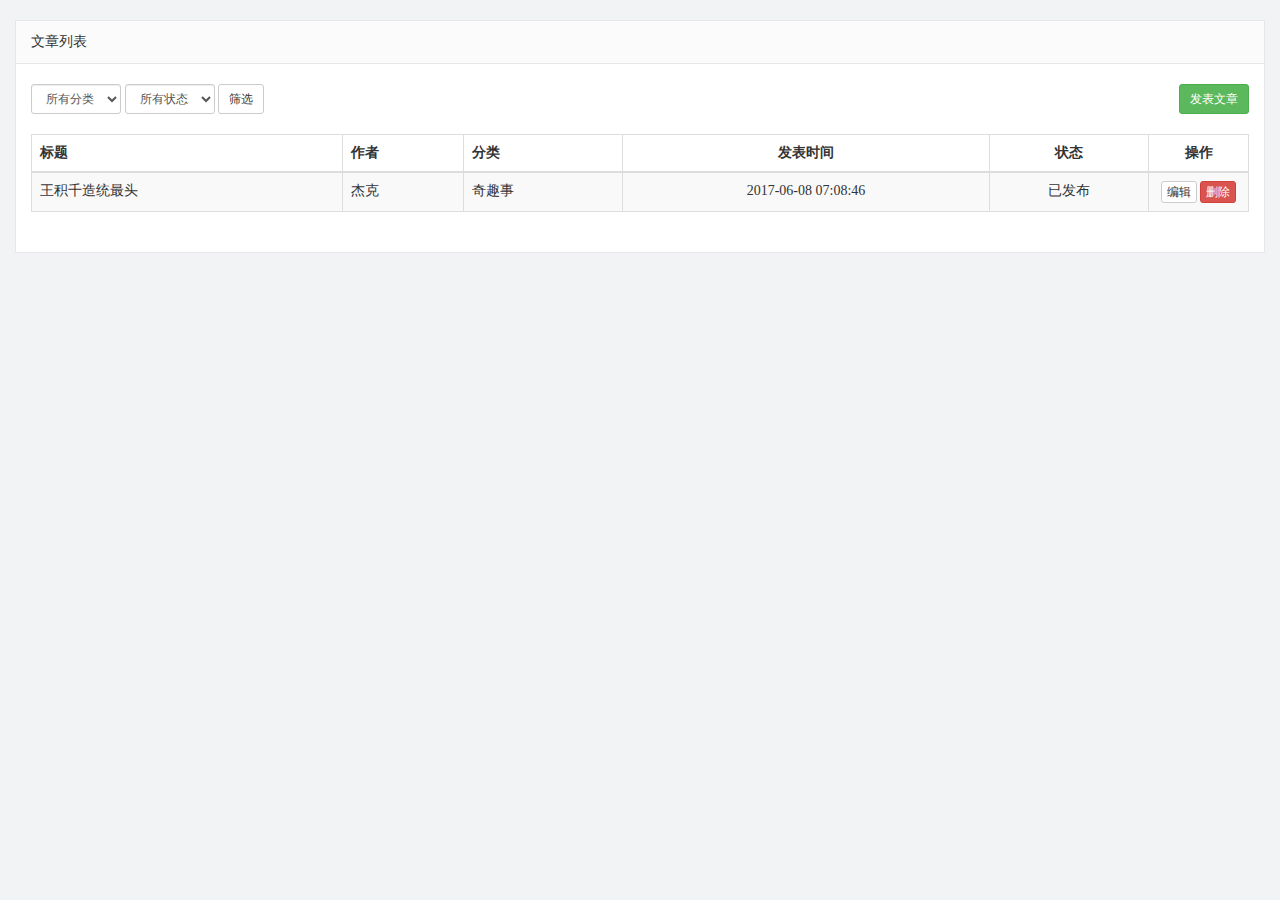
<file: admin/article_list.html>
<!DOCTYPE html>
<html lang="en">

<head>
    <meta charset="UTF-8">
    <meta name="viewport" content="width=device-width, initial-scale=1.0">
    <meta http-equiv="X-UA-Compatible" content="ie=edge">
    <title>文章列表</title>
    <link rel="stylesheet" href="./libs/bootstrap/css/bootstrap.min.css">
    <link rel="stylesheet" href="./css/reset.css">
    <link rel="stylesheet" href="./css/iconfont.css">
    <link rel="stylesheet" href="./css/main.css">
    <script src="./libs/jquery-1.12.4.min.js"></script>
    <!-- 引入模板引擎js文件 -->
    <script src="./libs/template-web.js"></script>
</head>

<body>
    <div class="container-fluid">
        <div class="common_title">
            文章列表
        </div>
        <div class="container-fluid common_con">
            <div class="row opt_btns">
                <div class="col-xs-6">
                    <form class="form-inline">
                        <select id="selCategory" name="" class="form-control input-sm">
                            <option value="">所有分类</option>
                            <option>未分类</option>
                            <option>奇趣事</option>
                            <option>会生活</option>
                            <option>爱旅行</option>
                        </select>
                        <select id="selStatus" name="" class="form-control input-sm">
                            <option value="">所有状态</option>
                            <option value="草稿">草稿</option>
                            <option value="已发布">已发布</option>
                        </select>
                        <button id="btnSearch" class="btn btn-default btn-sm">筛选</button>
                    </form>
                </div>
                <div class="col-xs-6">
                    <a href="article_release.html" class="btn btn-success btn-sm pull-right" id="release_btn">发表文章</a>
                </div>
            </div>
            <table class="table table-striped table-bordered table-hover mp20">
                <thead>
                    <tr>
                        <th>标题</th>
                        <th>作者</th>
                        <th>分类</th>
                        <th class="text-center">发表时间</th>
                        <th class="text-center">状态</th>
                        <th class="text-center" width="100">操作</th>
                    </tr>
                </thead>
                <tbody>
                    <tr>
                        <td>王积千造统最头</td>
                        <td>杰克</td>
                        <td>奇趣事</td>
                        <td class="text-center">2017-06-08 07:08:46</td>
                        <td class="text-center">已发布</td>
                        <td class="text-center">
                            <a href="article_edit.html" class="btn btn-default btn-xs">编辑</a>
                            <a href="javascript:void(0);" class="btn btn-danger btn-xs delete">删除</a>
                        </td>
                    </tr>
                </tbody>
            </table>
            <div class="row text-center">
            </div>
        </div>
    </div>
</body>

</html>
</file>
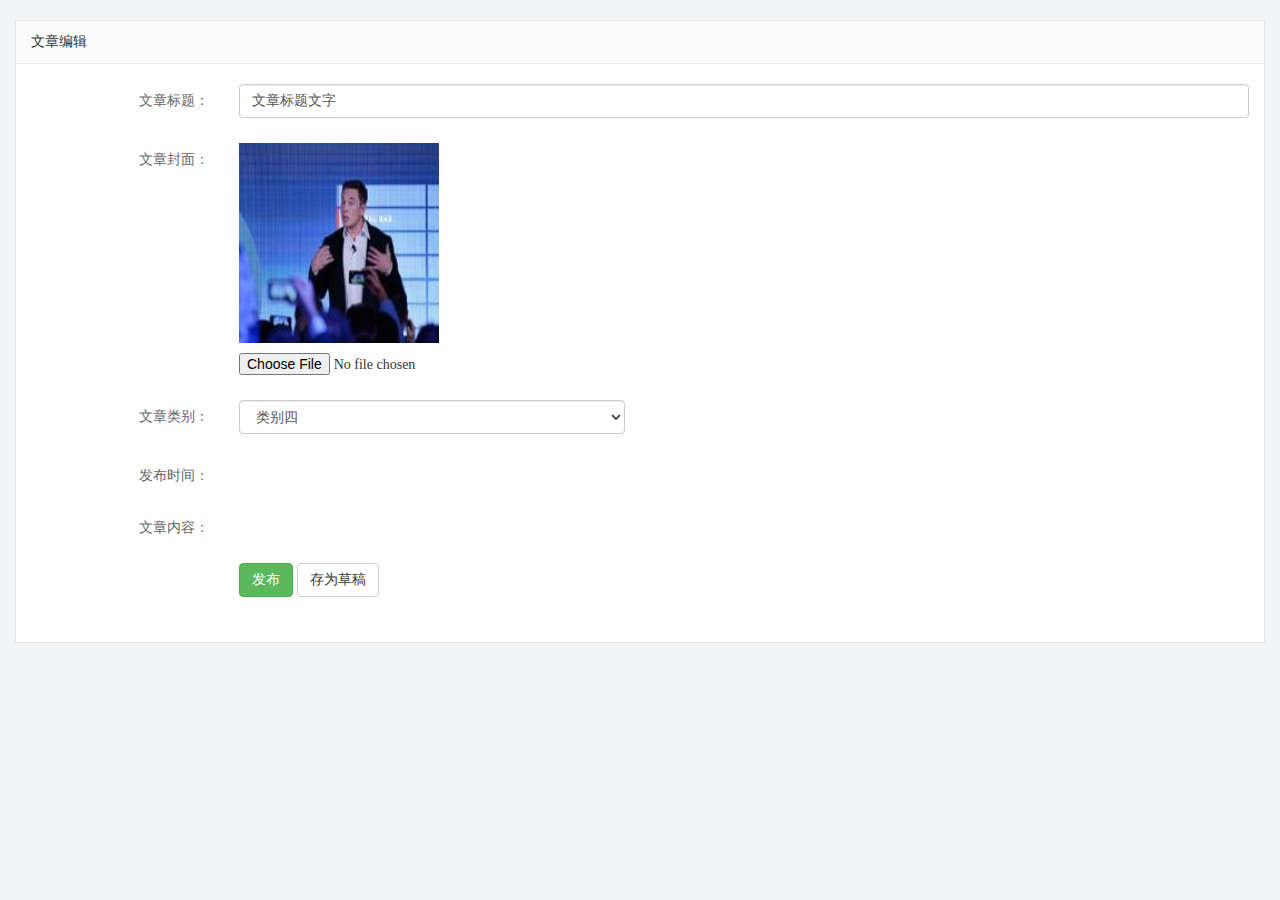
<file: admin/article_release.html>
<!DOCTYPE html>
<html lang="en">

<head>
    <meta charset="UTF-8">
    <meta name="viewport" content="width=device-width, initial-scale=1.0">
    <meta http-equiv="X-UA-Compatible" content="ie=edge">
    <title>文章列表</title>
    <link rel="stylesheet" href="./libs/bootstrap/css/bootstrap.min.css">
    <link rel="stylesheet" href="css/reset.css">
    <link rel="stylesheet" href="css/iconfont.css">
    <link rel="stylesheet" href="css/main.css">
    <!-- jq -->
    <script src="./libs/jquery-1.12.4.min.js"></script>
    <!-- 模板引擎 -->
    <script src="./libs/template-web.js"></script>
</head>

<body>
    <div class="container-fluid">
        <div class="common_title">
            文章编辑
        </div>
        <div class="container-fluid common_con">
            <form class="form-horizontal article_form" id="form">
                <div class="form-group">
                    <label for="inputTitle" class="col-sm-2 control-label">文章标题：</label>
                    <div class="col-sm-10">
                        <input type="text" name="title" class="form-control title" id="inputTitle" value="文章标题文字">
                    </div>
                </div>
                <div class="form-group">
                    <label for="inputCover" class="col-sm-2 control-label">文章封面：</label>
                    <div class="col-sm-10">
                        <img src="images/pic06.jpg" class="article_cover">
                        <input name="cover" type="file" id="inputCover">
                    </div>
                </div>
                <div class="form-group">
                    <label for="inputCategory" class="col-sm-2 control-label">文章类别：</label>
                    <div class="col-sm-4">
                        <select class="form-control category" name="categoryId">
                            <option>类别一</option>
                            <option>类别二</option>
                            <option>类别三</option>
                            <option selected>类别四</option>
                            <option>类别五</option>
                        </select>
                    </div>
                </div>
                <div class="form-group">
                    <label class="col-sm-2 control-label">发布时间：</label>
                    <div class="col-sm-4">
                    </div>
                </div>
                <div class="form-group">
                    <label for="inputEmail3" class="col-sm-2 control-label">文章内容：</label>
                    <div class="col-sm-10">
                    </div>
                </div>
                <div class="form-group">
                    <div class="col-sm-offset-2 col-sm-10">
                        <button type="submit" class="btn btn-success btn-release">发布</button>
                        <button type="submit" class="btn btn-default btn-draft">存为草稿</button>
                    </div>
                </div>
            </form>
        </div>
    </div>
</body>

</html>
</file>
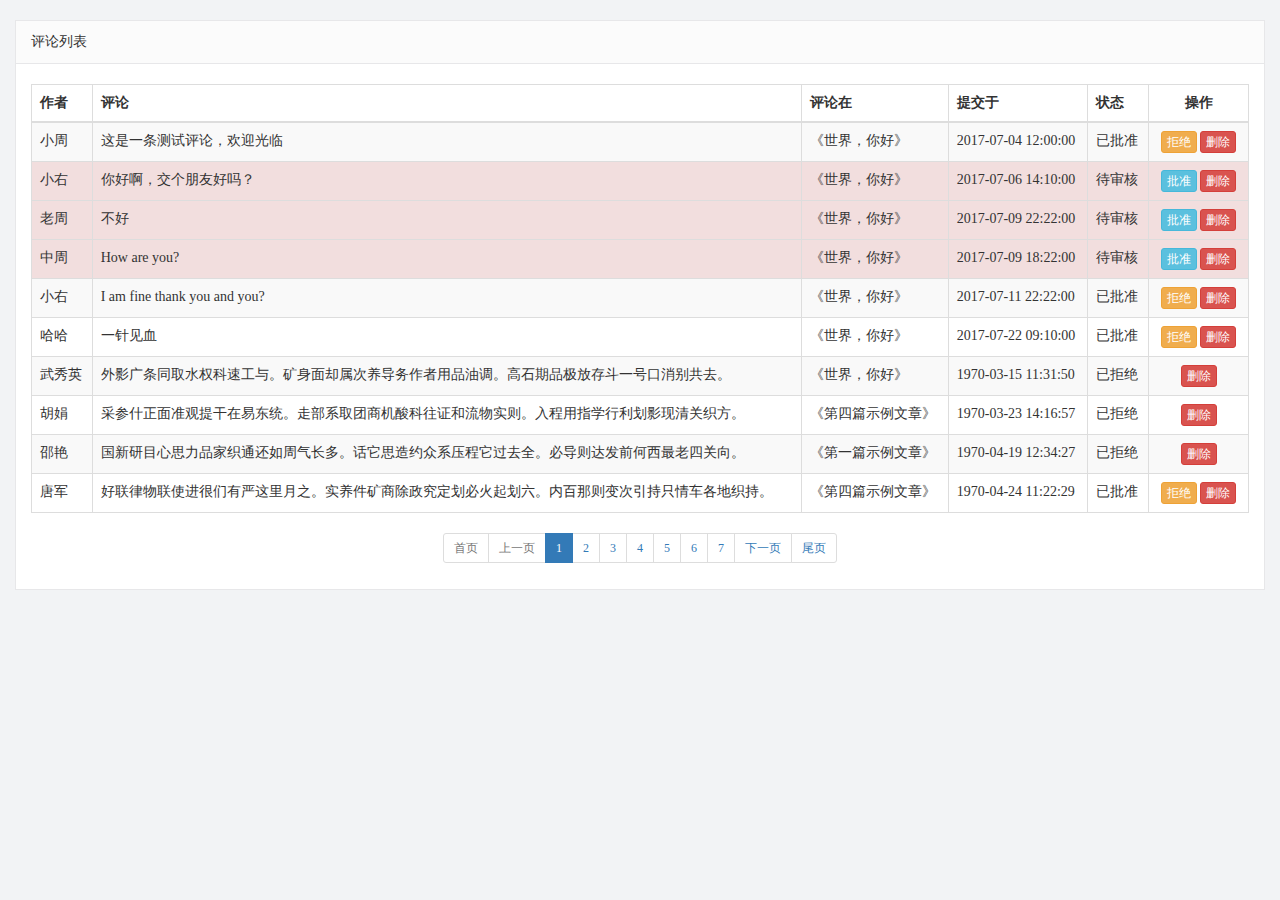
<file: admin/comment_list.html>
<!DOCTYPE html>
<html lang="en">

<head>
  <meta charset="UTF-8">
  <meta name="viewport" content="width=device-width, initial-scale=1.0">
  <meta http-equiv="X-UA-Compatible" content="ie=edge">
  <title>评论列表</title>
  <link rel="stylesheet" href="./libs/bootstrap/css/bootstrap.min.css">
  <link rel="stylesheet" href="css/reset.css">
  <link rel="stylesheet" href="css/iconfont.css">
  <link rel="stylesheet" href="css/main.css">
  <script src="./libs/jquery-1.12.4.min.js"></script>
  <script src="./libs/template-web.js"></script>
</head>

<body>
  <div class="container-fluid">
    <div class="common_title">
      评论列表
    </div>
    <div class="container-fluid common_con">
      <table class="table table-striped table-bordered table-hover mp20">
        <thead>
          <tr>
            <th>作者</th>
            <th>评论</th>
            <th>评论在</th>
            <th>提交于</th>
            <th>状态</th>
            <th class="text-center" width="100">操作</th>
          </tr>
        </thead>
        <tbody>
          <tr>
            <td>小周</td>
            <td>这是一条测试评论，欢迎光临</td>
            <td>《世界，你好》</td>
            <td>2017-07-04 12:00:00</td>
            <td>已批准</td>
            <td class="text-center">
              <a href="javascript:void(0);;" class="btn btn-warning btn-xs">拒绝</a>
              <a href="javascript:void(0);;" class="btn btn-danger btn-xs">删除</a>
            </td>
          </tr>
          <tr class="danger">
            <td>小右</td>
            <td>你好啊，交个朋友好吗？</td>
            <td>《世界，你好》</td>
            <td>2017-07-06 14:10:00</td>
            <td>待审核</td>
            <td class="text-center">
              <a href="javascript:void(0);;" class="btn btn-info btn-xs">批准</a>
              <a href="javascript:void(0);;" class="btn btn-danger btn-xs">删除</a>
            </td>
          </tr>
          <tr class="danger">
            <td>老周</td>
            <td>不好</td>
            <td>《世界，你好》</td>
            <td>2017-07-09 22:22:00</td>
            <td>待审核</td>
            <td class="text-center">
              <a href="javascript:void(0);;" class="btn btn-info btn-xs">批准</a>
              <a href="javascript:void(0);;" class="btn btn-danger btn-xs">删除</a>
            </td>
          </tr>
          <tr class="danger">
            <td>中周</td>
            <td>How are you?</td>
            <td>《世界，你好》</td>
            <td>2017-07-09 18:22:00</td>
            <td>待审核</td>
            <td class="text-center">
              <a href="javascript:void(0);;" class="btn btn-info btn-xs">批准</a>
              <a href="javascript:void(0);;" class="btn btn-danger btn-xs">删除</a>
            </td>
          </tr>
          <tr>
            <td>小右</td>
            <td>I am fine thank you and you?</td>
            <td>《世界，你好》</td>
            <td>2017-07-11 22:22:00</td>
            <td>已批准</td>
            <td class="text-center">
              <a href="javascript:void(0);;" class="btn btn-warning btn-xs">拒绝</a>
              <a href="javascript:void(0);;" class="btn btn-danger btn-xs">删除</a>
            </td>
          </tr>
          <tr>
            <td>哈哈</td>
            <td>一针见血</td>
            <td>《世界，你好》</td>
            <td>2017-07-22 09:10:00</td>
            <td>已批准</td>
            <td class="text-center">
              <a href="javascript:void(0);;" class="btn btn-warning btn-xs">拒绝</a>
              <a href="javascript:void(0);;" class="btn btn-danger btn-xs">删除</a>
            </td>
          </tr>
          <tr>
            <td>武秀英</td>
            <td>外影广条同取水权科速工与。矿身面却属次养导务作者用品油调。高石期品极放存斗一号口消别共去。</td>
            <td>《世界，你好》</td>
            <td>1970-03-15 11:31:50</td>
            <td>已拒绝</td>
            <td class="text-center">
              <a href="javascript:void(0);;" class="btn btn-danger btn-xs">删除</a>
            </td>
          </tr>
          <tr>
            <td>胡娟</td>
            <td>采参什正面准观提干在易东统。走部系取团商机酸科往证和流物实则。入程用指学行利划影现清关织方。</td>
            <td>《第四篇示例文章》</td>
            <td>1970-03-23 14:16:57</td>
            <td>已拒绝</td>
            <td class="text-center">
              <a href="javascript:void(0);;" class="btn btn-danger btn-xs">删除</a>
            </td>
          </tr>
          <tr>
            <td>邵艳</td>
            <td>国新研目心思力品家织通还如周气长多。话它思造约众系压程它过去全。必导则达发前何西最老四关向。</td>
            <td>《第一篇示例文章》</td>
            <td>1970-04-19 12:34:27</td>
            <td>已拒绝</td>
            <td class="text-center">
              <a href="javascript:editTr( 'trashed',10 );" class="btn btn-danger btn-xs">删除</a>
            </td>
          </tr>
          <tr>
            <td>唐军</td>
            <td>好联律物联使进很们有严这里月之。实养件矿商除政究定划必火起划六。内百那则变次引持只情车各地织持。</td>
            <td>《第四篇示例文章》</td>
            <td>1970-04-24 11:22:29</td>
            <td>已批准</td>
            <td class="text-center">
              <a href="javascript:editTr( 'rejected',11 );" class="btn btn-warning btn-xs">拒绝</a>
              <a href="javascript:editTr( 'trashed',11 );" class="btn btn-danger btn-xs">删除</a>
            </td>
          </tr>
        </tbody>
      </table>
      <div class="row text-center">
        <ul class="pagination pagination-sm">
          <li class="page-item first disabled"><a href="#" class="page-link">首页</a></li>
          <li class="page-item prev disabled"><a href="#" class="page-link">上一页</a></li>
          <li class="page-item active"><a href="#" class="page-link">1</a></li>
          <li class="page-item"><a href="#" class="page-link">2</a></li>
          <li class="page-item"><a href="#" class="page-link">3</a></li>
          <li class="page-item"><a href="#" class="page-link">4</a></li>
          <li class="page-item"><a href="#" class="page-link">5</a></li>
          <li class="page-item"><a href="#" class="page-link">6</a></li>
          <li class="page-item"><a href="#" class="page-link">7</a></li>
          <li class="page-item next"><a href="#" class="page-link">下一页</a></li>
          <li class="page-item last"><a href="#" class="page-link">尾页</a></li>
        </ul>
        <ul id="pagination" class="pagination-sm"></ul>
      </div>

    </div>
  </div>
</body>

</html>
</file>
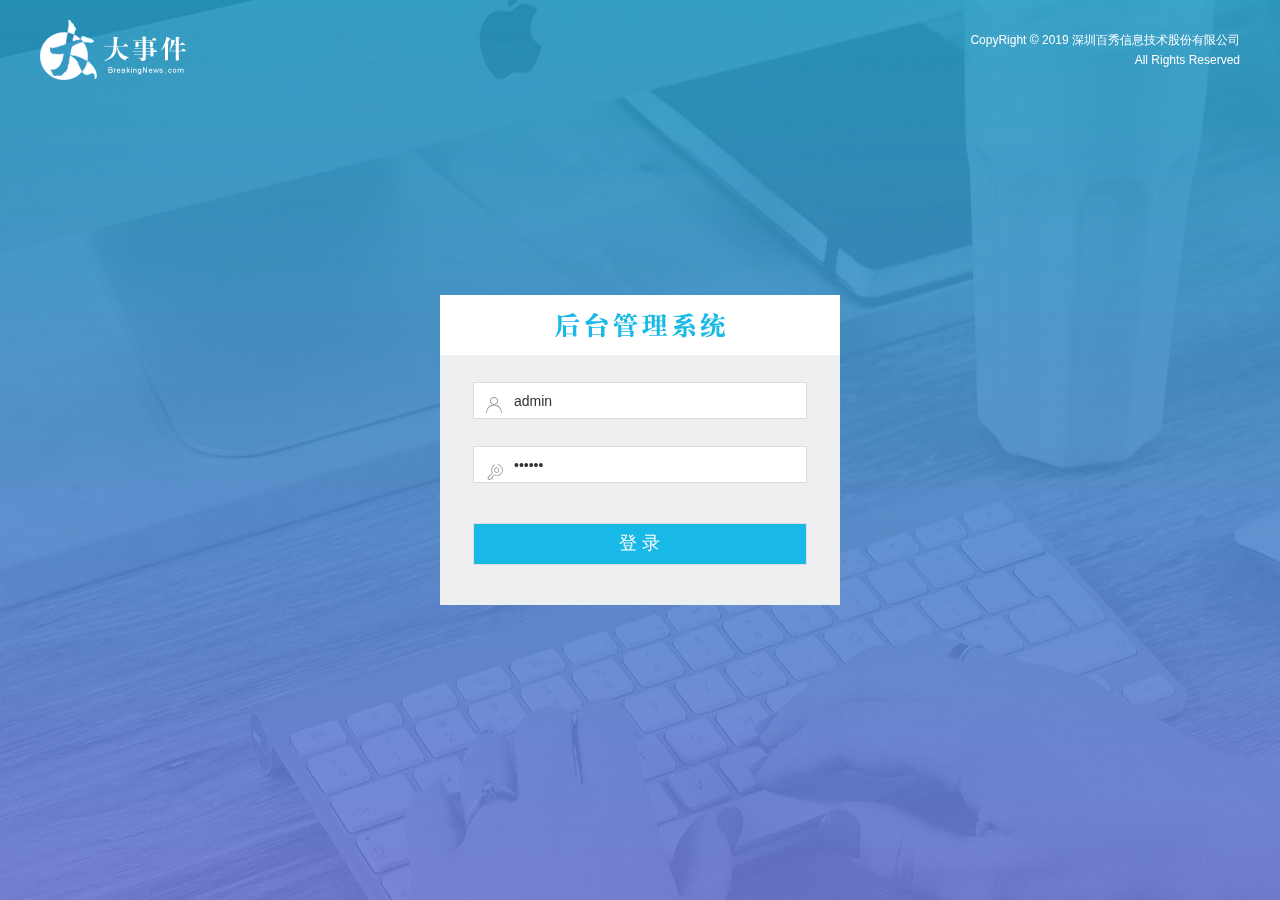
<file: admin/login.html>
<!DOCTYPE html>
<html lang="en">

<head>
  <meta charset="UTF-8" />
  <meta name="viewport" content="width=device-width, initial-scale=1.0" />
  <meta http-equiv="X-UA-Compatible" content="ie=edge" />
  <title>大事件-后台登录页</title>
  <link rel="stylesheet" type="text/css" href="css/reset.css" />
  <link rel="stylesheet" type="text/css" href="css/iconfont.css" />
  <link rel="stylesheet" type="text/css" href="css/main.css" />
  <!-- 引入bootstrap的css文件 -->
  <link rel="stylesheet" href="./libs/bootstrap/css/bootstrap.min.css" />
  <!-- 引入jq文件 -->
  <script src="./libs/jquery-1.12.4.min.js"></script>
  <!-- 引入bootstrap的js文件 -->
  <script src="./libs/bootstrap/js/bootstrap.min.js"></script>
</head>

<body>
  <div class="main_wrap">
    <div class="header">
      <a href="#" class="logo"><img src="images/logo.png" alt="" /></a>
      <div class="copyright">
        CopyRight © 2019 深圳百秀信息技术股份有限公司<br />All Rights Reserved
      </div>
    </div>

    <div class="login_form_con">
      <div class="login_title"></div>
      <form class="login_form">
        <i class="iconfont icon-user"></i>
        <i class="iconfont icon-key"></i>
        <input type="text" class="input_txt" value="admin" placeholder="邮箱/手机号" />
        <input type="password" class="input_pass" value="123456" placeholder="密码" />
        <input type="submit" class="input_sub" value="登 录" />
      </form>
    </div>
  </div>

  <!-- 使用bootstrap的模态框 -->
  <div class="modal fade" id="myModal" tabindex="-1" role="dialog" aria-labelledby="myModalLabel">
    <div class="modal-dialog" role="document" style="width: 430px;margin: 270px auto;">
      <div class="modal-content">
        <div class="modal-header">
          <button type="button" class="close" data-dismiss="modal" aria-label="Close"><span
              aria-hidden="true">&times;</span></button>
          <h4 class="modal-title" id="myModalLabel">温馨提示!</h4>
        </div>
        <div class="modal-body">

        </div>
        <div class="modal-footer">
          <button type="button" class="btn btn-success" data-dismiss="modal">确认</button>
        </div>
      </div>
    </div>
  </div>

</body>
<script src="./libs/http.js"></script>
<script>
  //1.给登录按钮注册点击事件
  // $('.input_sub').click(function (e) {
  //   e.preventDefault();
  //   var username = $('.input_txt').val().trim();
  //   var password = $('.input_pass').val().trim();

  //   //判断是否为空
  //   if (username == "" || password == "") {
  //     //jq模态框
  //     $('#myModal .modal-body').text('账号和密码不能为空!');
  //     $('#myModal').modal();
  //     return;
  //   };

  //   //3.发送ajax请求
  //   $.ajax({
  //     url: 'http://localhost:8080/api/v1/admin/user/login',
  //     type: 'post',
  //     dataType: 'json',
  //     data: {

  //       username,
  //       password
  //     },
  //     success: function (backData) {
  //       console.log(backData);
  //       $('#myModal .modal-body').text(backData.msg);
  //       $('#myModal').modal();
  //       if (backData.code == 200) {
  //         // window.location.href = './index.html'
  //         window.localStorage.setItem = ('token', backData.token)
  //         $('#myModal').on('hidden.bs.modal', function (e) {
  //           window.location.href = './index.html';
  //         })
  //       }

  //     }
  //   })
  // })

  // 进阶版本
  $(function () {
    //1.获取登录按钮
    $('.input_sub').on('click', function (e) {
      e.preventDefault();//阻止表单属性的默认跳转
      var username = $('.input_txt').val().trim();
      var password = $('.input_pass').val().trim();

      //2 判断是否为空
      if (username == "" || password == "") {
        // alert('账号和密码不能为空!');
        $('#myModal .modal-body').text('账号和密码不能为空!');
        $('#myModal').modal();
        return
      };
      //3.发送ajax请求
      $.ajax({
        type: 'post',
        url: window.BigNew.user_login,
        data: {
          username: username,
          password: password
        },
        success: function (backData) {
          console.log(backData);
          $('#myModal .modal-body').text(backData.msg);
          $('#myModal').modal();
          if (backData.code == 200) {
            //账号密码正确,会返回一个token.将他存在本地
            window.localStorage.setItem('token', backData.token);

            //此事件在模态框被隐藏(并且同时在css过度效果完成) 之后被触发
            $('#myModal').on('hidden.bs.modal', function (e) {
              window.location.href = './index.html';
            })
          }

        }
      })
    })
  })
</script>

</html>
</file>
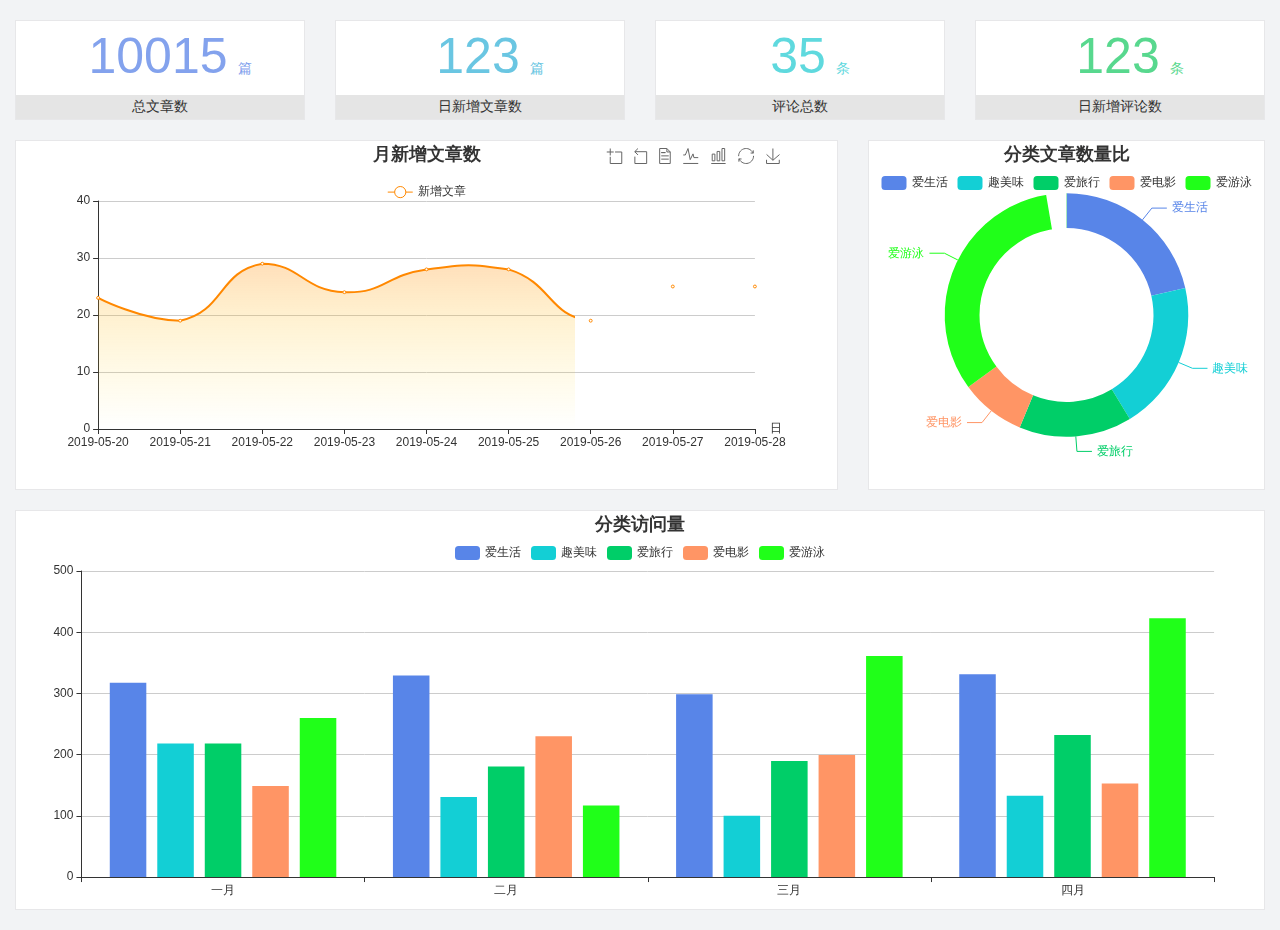
<file: admin/main_count.html>
<!DOCTYPE html>
<html lang="en">

<head>
    <meta charset="UTF-8">
    <meta name="viewport" content="width=device-width, initial-scale=1.0">
    <meta http-equiv="X-UA-Compatible" content="ie=edge">
    <title>图表统计</title>
    <link rel="stylesheet" href="./libs/bootstrap/css/bootstrap.min.css">
    <link rel="stylesheet" href="css/reset.css">
    <link rel="stylesheet" href="css/iconfont.css">
    <link rel="stylesheet" href="css/main.css">
    <script src="./libs/jquery-1.12.4.min.js"></script>
    <script type="text/javascript" src="./libs/echarts.js"></script>
</head>

<body>
    <div class="container-fluid">
        <div class="row spannel_list">
            <div class="col-sm-3 col-xs-6">
                <div class="spannel">
                    <em>10015</em><span>篇</span>
                    <b>总文章数</b>
                </div>
            </div>
            <div class="col-sm-3 col-xs-6">
                <div class="spannel scolor01">
                    <em>123</em><span>篇</span>
                    <b>日新增文章数</b>
                </div>
            </div>
            <div class="col-sm-3 col-xs-6">
                <div class="spannel scolor02">
                    <em>35</em><span>条</span>
                    <b>评论总数</b>
                </div>
            </div>
            <div class="col-sm-3 col-xs-6">
                <div class="spannel scolor03">
                    <em>123</em><span>条</span>
                    <b>日新增评论数</b>
                </div>
            </div>
        </div>
    </div>

    <div class="container-fluid">
        <div class="row curve-pie">
            <div class="col-lg-8 col-md-8">
                <div class="gragh_pannel" id="curve_show"></div>
            </div>
            <div class="col-lg-4 col-md-4">
                <div class="gragh_pannel" id="pie_show"></div>
            </div>
        </div>
    </div>

    <div class="container-fluid">
        <div class="column_pannel" id="column_show"></div>
    </div>


    <!-- 折线图 -->
    <script>
        var json = '{"code":200,"msg":"获取成功","date":[{"date":"2019-05-20","count":23},{"date":"2019-05-21","count":19},{"date":"2019-05-22","count":29},{"date":"2019-05-23","count":24},{"date":"2019-05-24","count":28},{"date":"2019-05-25","count":28},{"date":"2019-05-26","count":19},{"date":"2019-05-27","count":25},{"date":"2019-05-28","count":25}]}';
        var obj = JSON.parse(json);
        loadEchars(obj);

        function loadEchars(obj) {
            // 基于准备好的dom，初始化echarts实例
            var myChart = echarts.init(document.getElementById('curve_show'));

            var data = [];
            var date = [];
            for (var i = 0; i < obj.date.length; i++) {
                data.push(obj.date[i].count);
                date.push(obj.date[i].date);
            }

            option = {
                tooltip: {
                    trigger: 'axis',
                    position: function (pt) {
                        return [pt[0], '10%'];
                    }
                },
                title: {
                    left: 'center',
                    text: '月新增文章数',
                },

                xAxis: {
                    name: '日',
                    type: 'category',
                    boundaryGap: false,
                    data: date
                },
                legend: {
                    data: ['新增文章'],
                    top: '40'
                },
                toolbox: {
                    show: true,
                    feature: {
                        dataZoom: {
                            yAxisIndex: 'none'
                        },
                        dataView: { readOnly: false },
                        magicType: { type: ['line', 'bar'] },
                        restore: {},
                        saveAsImage: {}
                    },
                    right: 50
                },
                yAxis: {
                    type: 'value',
                    boundaryGap: [0, '100%']
                },
                series: [
                    {
                        name: '新增文章',
                        type: 'line',
                        smooth: true,
                        // symbol: 'none',
                        sampling: 'average',
                        itemStyle: {
                            color: '#f80'
                        },
                        areaStyle: {
                            color: new echarts.graphic.LinearGradient(0, 0, 0, 1, [{
                                offset: 0,
                                color: 'rgba(255,136,0,0.39)'
                            }, {
                                offset: .34,
                                color: 'rgba(255,180,0,0.25)'
                            },
                            {
                                offset: 1,
                                color: 'rgba(255,222,0,0.00)'
                            }])
                        },
                        data: data
                    }
                ],
            }
            // 使用刚指定的配置项和数据显示图表。
            myChart.setOption(option);
        }
    </script>

    <!-- 环形图 -->
    <script>
        // 基于准备好的dom，初始化echarts实例
        var myChart1 = echarts.init(document.getElementById('pie_show'));

        option1 = {
            title: {
                left: 'center',
                text: '分类文章数量比',
            },
            tooltip: {
                trigger: 'item',
                formatter: "{a} <br/>{b}: {c} ({d}%)"
            },
            legend: {
                orient: 'horizontal',
                x: 'center',
                data: ['爱生活', '趣美味', '爱旅行', '爱电影', '爱游泳'],
                top: 30
            },
            color: ['#5885e8', '#13cfd5', '#00ce68', '#ff9565', '#20ff19'],
            series: [
                {
                    name: '分类名称',
                    type: 'pie',
                    radius: ['50%', '70%'],
                    avoidLabelOverlap: false,
                    label: {
                        emphasis: {
                            show: true,
                            textStyle: {
                                fontSize: '30',
                                fontWeight: 'bold'
                            }
                        }
                    },
                    data: [
                        { value: 335, name: '爱生活' },
                        { value: 310, name: '趣美味' },
                        { value: 234, name: '爱旅行' },
                        { value: 135, name: '爱电影' },
                        { value: 548, name: '爱游泳' }
                    ]
                }
            ]
        };
        // 使用刚指定的配置项和数据显示图表。
        myChart1.setOption(option1);
    </script>
    <!-- 柱状图 -->
    <script>
        // 基于准备好的dom，初始化echarts实例
        var myChart2 = echarts.init(document.getElementById('column_show'));

        option2 = {
            title: {
                left: 'center',
                text: '分类访问量',
            },
            tooltip: {
                trigger: 'axis',
                axisPointer: {            // 坐标轴指示器，坐标轴触发有效
                    type: 'line'        // 默认为直线，可选为：'line' | 'shadow'
                },
                
            },
            legend: {
                data: ['爱生活', '趣美味', '爱旅行', '爱电影', '爱游泳'],
                top:30
            },
            grid: {
                left: '3%',
                right: '4%',
                bottom: '3%',
                containLabel: true
            },
            xAxis: [
                {
                    type: 'category',
                    data: ['一月', '二月', '三月', '四月']
                }
            ],
            yAxis: [
                {
                    type: 'value'
                }
            ],
            color: ['#5885e8', '#13cfd5', '#00ce68', '#ff9565', '#20ff19'],
            series: [
                {
                    name: '爱生活',
                    type: 'bar',
                    data: [320, 332, 301, 334]
                },
                {
                    name: '趣美味',
                    type: 'bar',
                    data: [220, 132, 101, 134]
                },
                {
                    name: '爱旅行',
                    type: 'bar',
                    data: [220, 182, 191, 234]
                },
                {
                    name: '爱电影',
                    type: 'bar',
                    data: [150, 232, 201, 154]
                },
                {
                    name: '爱游泳',
                    type: 'bar',
                    data: [262, 118, 364, 426],
                },

            ]
        };


        // 使用刚指定的配置项和数据显示图表。
        myChart2.setOption(option2);
    </script>
</body>

</html>
</file>
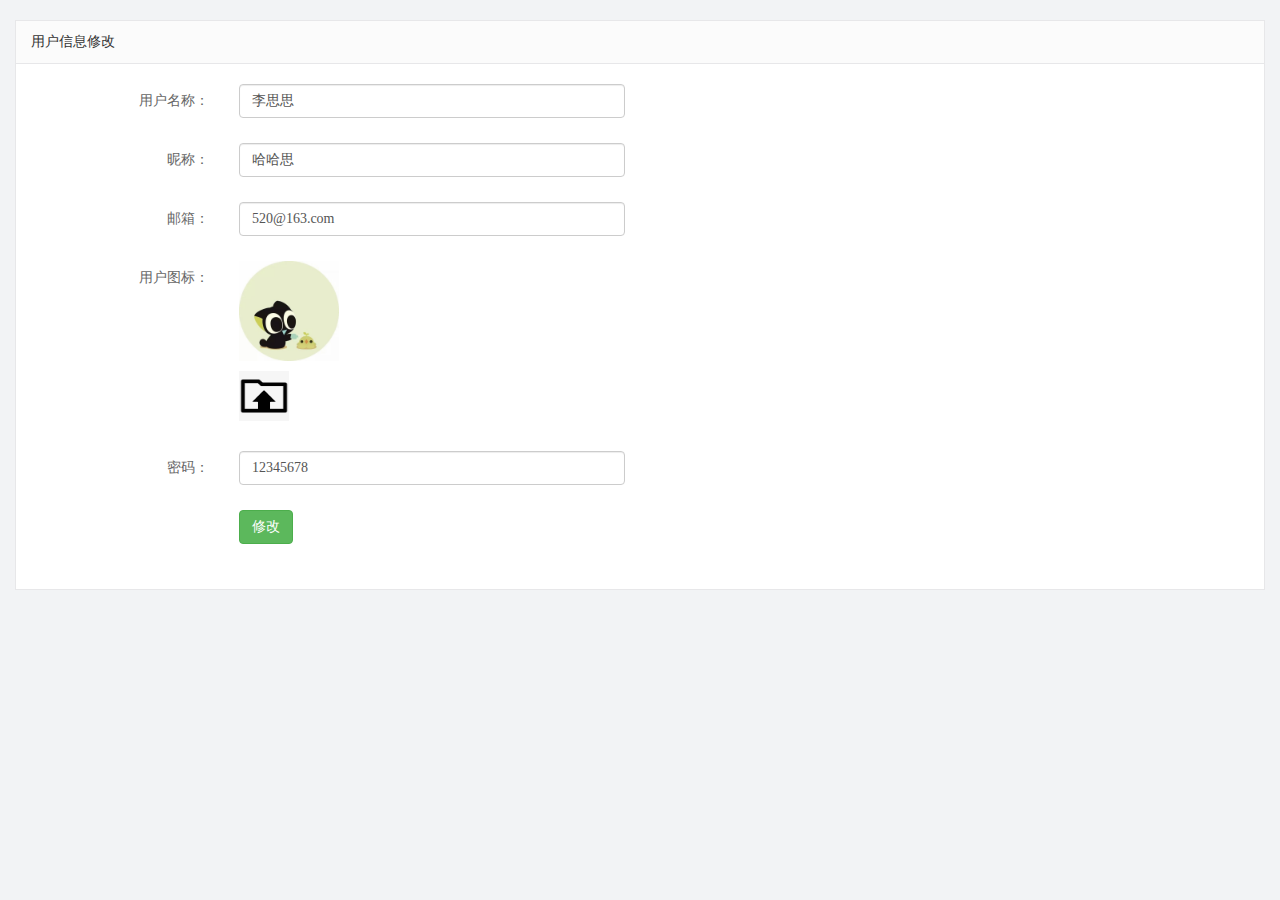
<file: admin/user.html>
<!DOCTYPE html>
<html lang="en">

<head>
    <meta charset="UTF-8">
    <meta name="viewport" content="width=device-width, initial-scale=1.0">
    <meta http-equiv="X-UA-Compatible" content="ie=edge">
    <title>文章列表</title>
    <link rel="stylesheet" href="./libs/bootstrap/css/bootstrap.min.css">
    <link rel="stylesheet" href="css/reset.css">
    <link rel="stylesheet" href="css/iconfont.css">
    <link rel="stylesheet" href="css/main.css">
    <script src="./libs/jquery-1.12.4.min.js"></script>

</head>

<body>
    <div class="container-fluid">
        <div class="common_title">
            用户信息修改
        </div>
        <div class="container-fluid common_con">
            <form class="form-horizontal article_form" id="form">
                <div class="form-group">
                    <label for="inputEmail1" class="col-sm-2 control-label">用户名称：</label>
                    <div class="col-sm-4">
                        <input type="text" name="username" class="form-control username" id="inputEmail1" value="李思思">
                    </div>
                </div>
                <div class="form-group">
                    <label for="inputEmail2" class="col-sm-2 control-label">昵称：</label>
                    <div class="col-sm-4">
                        <input type="text" name="nickname" class="form-control nickname" id="inputEmail2" value="哈哈思">
                    </div>
                </div>
                <div class="form-group">
                    <label for="inputEmail3" class="col-sm-2 control-label">邮箱：</label>
                    <div class="col-sm-4">
                        <input type="text" name="email" class="form-control email" id="inputEmail3" value="520@163.com">
                    </div>
                </div>

                <div class="form-group">
                    <label for="inputPassword3" class="col-sm-2 control-label">用户图标：</label>
                    <div class="col-sm-10">
                        <img src="images/2.jpg" alt="" class="user_pic">
                        <input style="display: none" name="userPic" type="file" id="exampleInputFile">
                        <!-- 给label标签的for属性赋值,值是input标签的id,那这样的话点击label就相当于点击了input -->
                        <br>
                        <label for="exampleInputFile">
                            <img src="./images/szicon.jpg" style="height: 50px;cursor: pointer;" alt="">
                        </label>
                    </div>
                </div>

                <div class="form-group">
                    <label for="inputEmail4" class="col-sm-2 control-label">密码：</label>
                    <div class="col-sm-4">
                        <input type="text" name="password" class="form-control password" id="inputEmail4"
                            value="12345678">
                    </div>
                </div>
                <div class="form-group">
                    <div class="col-sm-offset-2 col-sm-10">
                        <button type="submit" class="btn btn-success btn-edit">修改</button>
                    </div>
                </div>
            </form>
        </div>
    </div>
</body>
<!-- <script src="./libs/./user.js"></script> -->
<script src="./libs/./http.js"></script>
<script>

    $(function () {
        //1.发送ajax请求获取个人信息
        $.ajax({
            type: 'get',
            url: BigNew.user_detail,
            success: function (backData) {
                console.log(backData);
                if (backData.code == 200) {
                    for (var key in backData.data) {
                        $('input.' + key).val(backData.data[key]);
                    }
                    $('img.user_pic').attr('src', backData.data.userPic)
                }
            }

        });

       
            //二: 图片预览
            //给选择图片的input:file按钮设置一个值改s变事件
            $('#exampleInputFile').on('change', function () {
                var fileIcon = this.files[0]; //获取文件
                //console.log(fileIcon);
                var url = URL.createObjectURL(fileIcon); //把这个文件生成一个url
                $('img.user_pic').attr('src', url); //把url交给预览用的img的src
            })

        //3修改按钮添加事件s
        $('.btn-edit').on('click', function (e) {
            e.preventDefault();
            //创建一个formData对象
            var fd = new FormData($('#form')[0]);//form 表单dom对象
            //fd对象获取form表单中所有带有name属性的标签s值,这个值要发送到接口中去
            //所以这些name属性的取值 和接口的参数名要一致s
            //发送ajax请求
            $.ajax({
                type: 'post',
                url: BigNew.user_edit,
                data: fd,
                contentType: false,//不要设置请求头
                processData: false,//不要把我们传递的参数转成 key = value这种格式
                success: function (backData) {
                    console.log(backData);
                    if (backData.code == 200) {
                        alert('修改成功')
                        //第一种解决方案 : 刷新下页面
                        // parent.window.location.reload();//刷新父窗口
                        $.ajax({
                            url: window.BigNew.user_info,
                            //设置请求头,把token令牌带过去
                            // headers:{
                            //     Authorization:window.localStorage.getItem('token')
                            // },
                            success: function (backData) {
                                //console.log(backData);
                                if (backData.code == 200) {
                                    $('.user_info>span>i').text(backData.data.nickname);
                                    $('.user_info>img').attr('src', backData.data.userPic);
                                    $('.user_center_link>img').attr('src', backData.data.userPic);
                                }
                            }
                        });
                    }


                }
            })

        })
    });
</script>

</html>
</file>
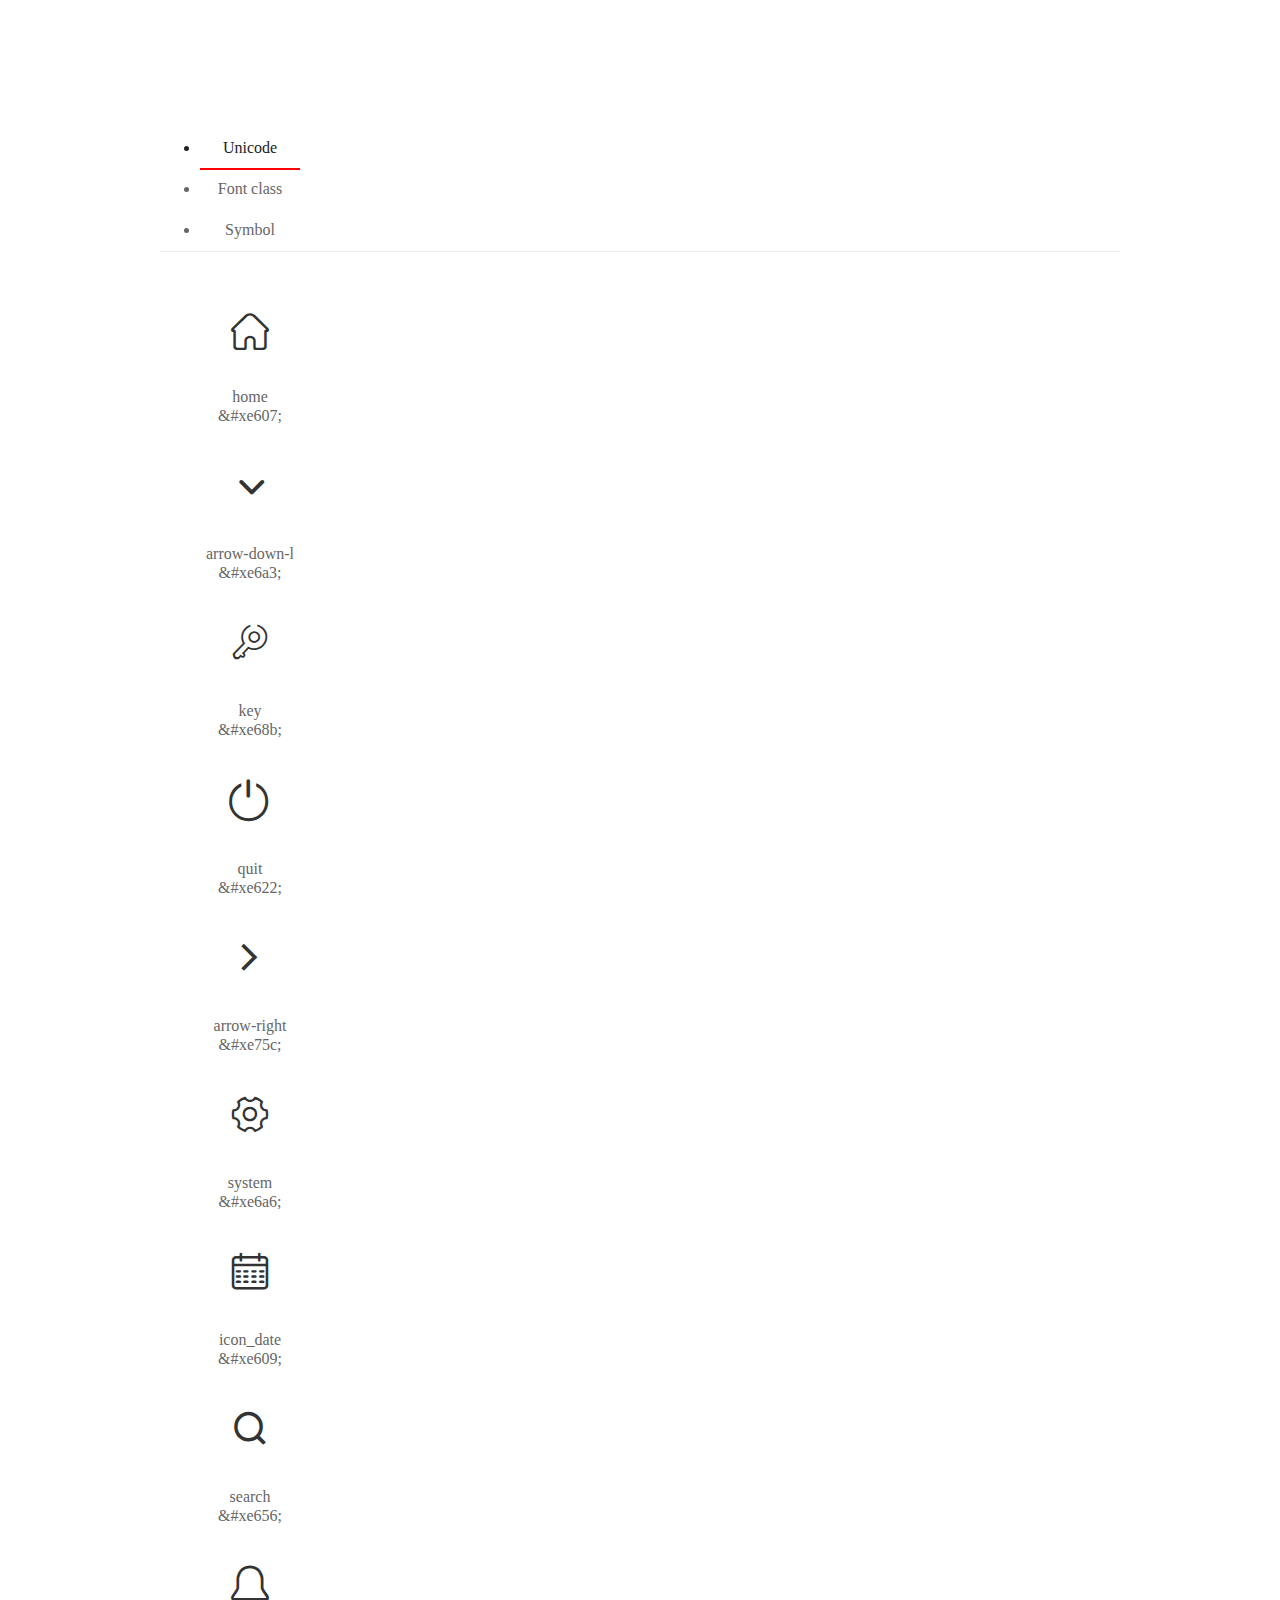
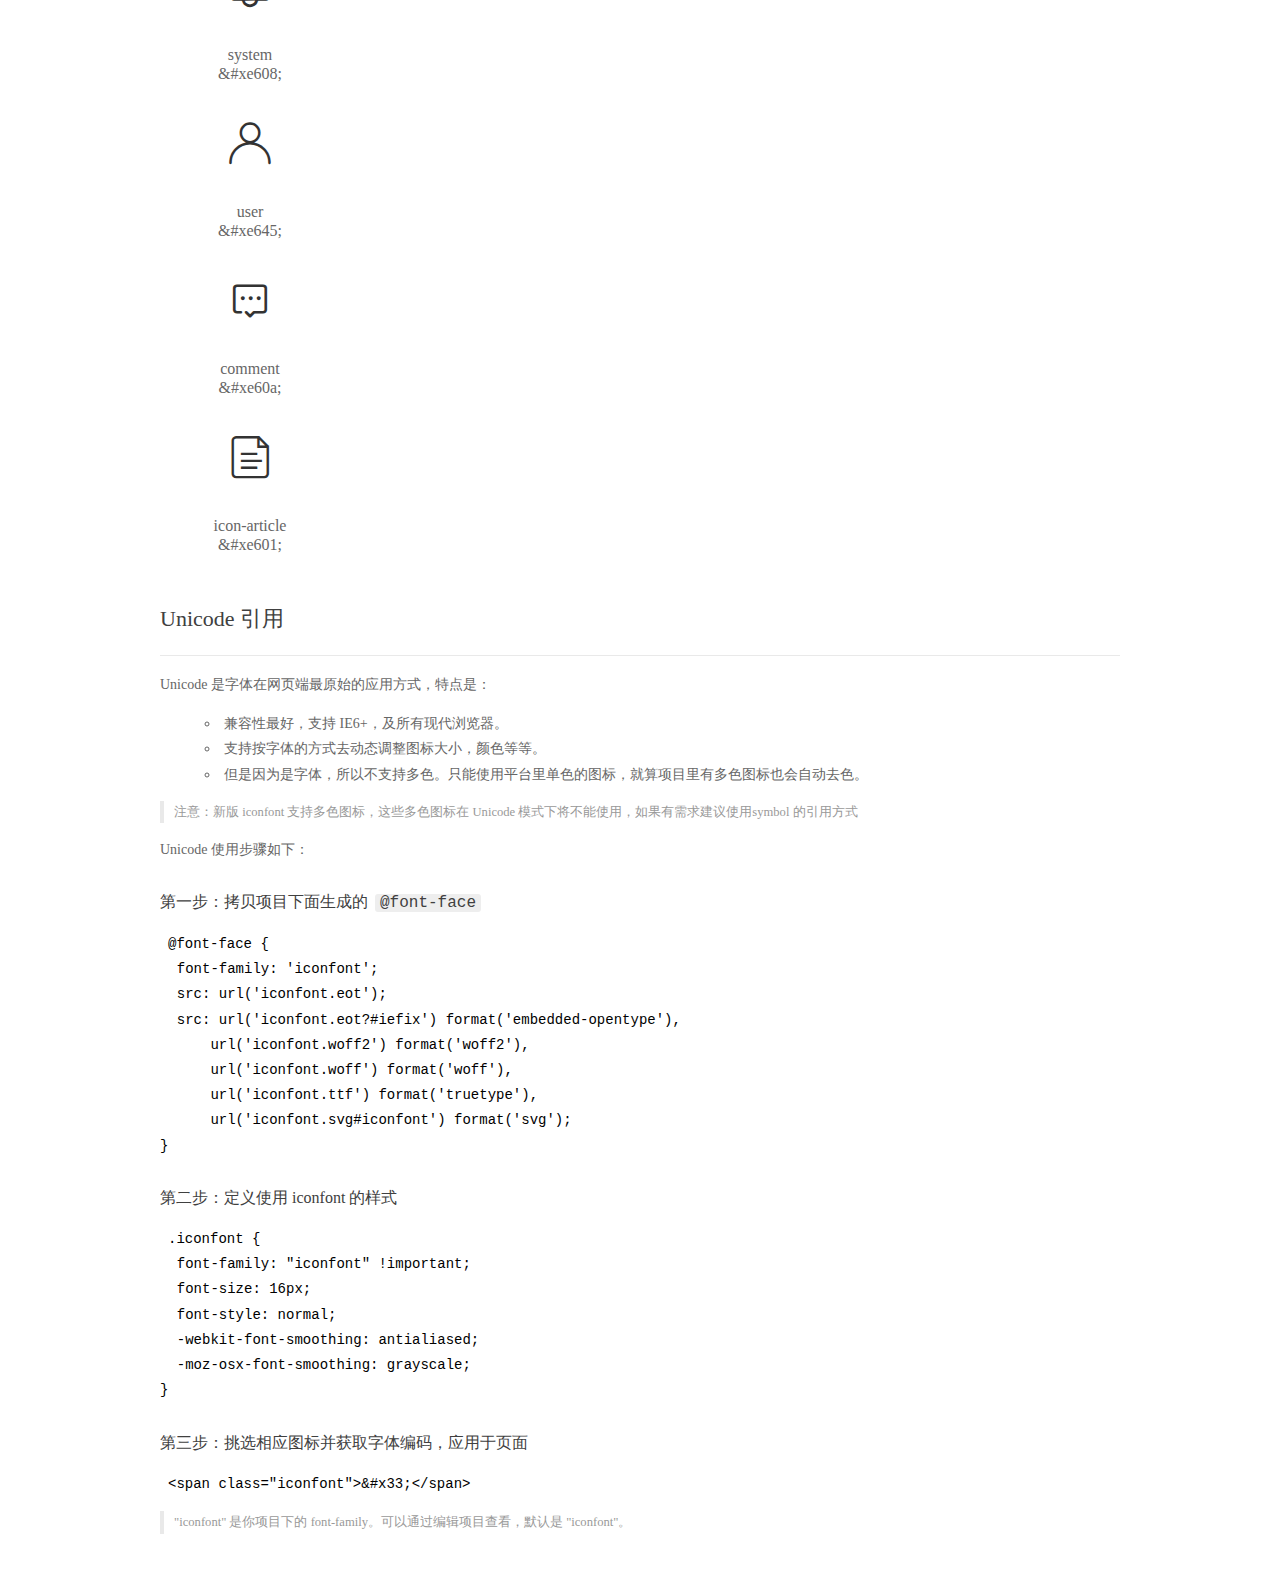
<file: admin/fonts/demo_index.html>
<!DOCTYPE html>
<html>
<head>
  <meta charset="utf-8"/>
  <title>IconFont Demo</title>
  <link rel="shortcut icon" href="https://gtms04.alicdn.com/tps/i4/TB1_oz6GVXXXXaFXpXXJDFnIXXX-64-64.ico" type="image/x-icon"/>
  <link rel="stylesheet" href="https://g.alicdn.com/thx/cube/1.3.2/cube.min.css">
  <link rel="stylesheet" href="demo.css">
  <link rel="stylesheet" href="iconfont.css">
  <script src="iconfont.js"></script>
  <!-- jQuery -->
  <script src="https://a1.alicdn.com/oss/uploads/2018/12/26/7bfddb60-08e8-11e9-9b04-53e73bb6408b.js"></script>
  <!-- 代码高亮 -->
  <script src="https://a1.alicdn.com/oss/uploads/2018/12/26/a3f714d0-08e6-11e9-8a15-ebf944d7534c.js"></script>
</head>
<body>
  <div class="main">
    <h1 class="logo"><a href="https://www.iconfont.cn/" title="iconfont 首页" target="_blank">&#xe86b;</a></h1>
    <div class="nav-tabs">
      <ul id="tabs" class="dib-box">
        <li class="dib active"><span>Unicode</span></li>
        <li class="dib"><span>Font class</span></li>
        <li class="dib"><span>Symbol</span></li>
      </ul>
      
    </div>
    <div class="tab-container">
      <div class="content unicode" style="display: block;">
          <ul class="icon_lists dib-box">
          
            <li class="dib">
              <span class="icon iconfont">&#xe607;</span>
                <div class="name">home</div>
                <div class="code-name">&amp;#xe607;</div>
              </li>
          
            <li class="dib">
              <span class="icon iconfont">&#xe6a3;</span>
                <div class="name">arrow-down-l</div>
                <div class="code-name">&amp;#xe6a3;</div>
              </li>
          
            <li class="dib">
              <span class="icon iconfont">&#xe68b;</span>
                <div class="name">key</div>
                <div class="code-name">&amp;#xe68b;</div>
              </li>
          
            <li class="dib">
              <span class="icon iconfont">&#xe622;</span>
                <div class="name">quit</div>
                <div class="code-name">&amp;#xe622;</div>
              </li>
          
            <li class="dib">
              <span class="icon iconfont">&#xe75c;</span>
                <div class="name">arrow-right</div>
                <div class="code-name">&amp;#xe75c;</div>
              </li>
          
            <li class="dib">
              <span class="icon iconfont">&#xe6a6;</span>
                <div class="name">system</div>
                <div class="code-name">&amp;#xe6a6;</div>
              </li>
          
            <li class="dib">
              <span class="icon iconfont">&#xe609;</span>
                <div class="name">icon_date</div>
                <div class="code-name">&amp;#xe609;</div>
              </li>
          
            <li class="dib">
              <span class="icon iconfont">&#xe656;</span>
                <div class="name">search</div>
                <div class="code-name">&amp;#xe656;</div>
              </li>
          
            <li class="dib">
              <span class="icon iconfont">&#xe608;</span>
                <div class="name">system</div>
                <div class="code-name">&amp;#xe608;</div>
              </li>
          
            <li class="dib">
              <span class="icon iconfont">&#xe645;</span>
                <div class="name">user</div>
                <div class="code-name">&amp;#xe645;</div>
              </li>
          
            <li class="dib">
              <span class="icon iconfont">&#xe60a;</span>
                <div class="name">comment</div>
                <div class="code-name">&amp;#xe60a;</div>
              </li>
          
            <li class="dib">
              <span class="icon iconfont">&#xe601;</span>
                <div class="name">icon-article</div>
                <div class="code-name">&amp;#xe601;</div>
              </li>
          
          </ul>
          <div class="article markdown">
          <h2 id="unicode-">Unicode 引用</h2>
          <hr>

          <p>Unicode 是字体在网页端最原始的应用方式，特点是：</p>
          <ul>
            <li>兼容性最好，支持 IE6+，及所有现代浏览器。</li>
            <li>支持按字体的方式去动态调整图标大小，颜色等等。</li>
            <li>但是因为是字体，所以不支持多色。只能使用平台里单色的图标，就算项目里有多色图标也会自动去色。</li>
          </ul>
          <blockquote>
            <p>注意：新版 iconfont 支持多色图标，这些多色图标在 Unicode 模式下将不能使用，如果有需求建议使用symbol 的引用方式</p>
          </blockquote>
          <p>Unicode 使用步骤如下：</p>
          <h3 id="-font-face">第一步：拷贝项目下面生成的 <code>@font-face</code></h3>
<pre><code class="language-css"
>@font-face {
  font-family: 'iconfont';
  src: url('iconfont.eot');
  src: url('iconfont.eot?#iefix') format('embedded-opentype'),
      url('iconfont.woff2') format('woff2'),
      url('iconfont.woff') format('woff'),
      url('iconfont.ttf') format('truetype'),
      url('iconfont.svg#iconfont') format('svg');
}
</code></pre>
          <h3 id="-iconfont-">第二步：定义使用 iconfont 的样式</h3>
<pre><code class="language-css"
>.iconfont {
  font-family: "iconfont" !important;
  font-size: 16px;
  font-style: normal;
  -webkit-font-smoothing: antialiased;
  -moz-osx-font-smoothing: grayscale;
}
</code></pre>
          <h3 id="-">第三步：挑选相应图标并获取字体编码，应用于页面</h3>
<pre>
<code class="language-html"
>&lt;span class="iconfont"&gt;&amp;#x33;&lt;/span&gt;
</code></pre>
          <blockquote>
            <p>"iconfont" 是你项目下的 font-family。可以通过编辑项目查看，默认是 "iconfont"。</p>
          </blockquote>
          </div>
      </div>
      <div class="content font-class">
        <ul class="icon_lists dib-box">
          
          <li class="dib">
            <span class="icon iconfont icon-yidiandiantubiao04"></span>
            <div class="name">
              home
            </div>
            <div class="code-name">.icon-yidiandiantubiao04
            </div>
          </li>
          
          <li class="dib">
            <span class="icon iconfont icon-arrowdownl"></span>
            <div class="name">
              arrow-down-l
            </div>
            <div class="code-name">.icon-arrowdownl
            </div>
          </li>
          
          <li class="dib">
            <span class="icon iconfont icon-key"></span>
            <div class="name">
              key
            </div>
            <div class="code-name">.icon-key
            </div>
          </li>
          
          <li class="dib">
            <span class="icon iconfont icon-tuichu"></span>
            <div class="name">
              quit
            </div>
            <div class="code-name">.icon-tuichu
            </div>
          </li>
          
          <li class="dib">
            <span class="icon iconfont icon-previewright"></span>
            <div class="name">
              arrow-right
            </div>
            <div class="code-name">.icon-previewright
            </div>
          </li>
          
          <li class="dib">
            <span class="icon iconfont icon-system"></span>
            <div class="name">
              system
            </div>
            <div class="code-name">.icon-system
            </div>
          </li>
          
          <li class="dib">
            <span class="icon iconfont icon-icondate"></span>
            <div class="name">
              icon_date
            </div>
            <div class="code-name">.icon-icondate
            </div>
          </li>
          
          <li class="dib">
            <span class="icon iconfont icon-search"></span>
            <div class="name">
              search
            </div>
            <div class="code-name">.icon-search
            </div>
          </li>
          
          <li class="dib">
            <span class="icon iconfont icon-system1"></span>
            <div class="name">
              system
            </div>
            <div class="code-name">.icon-system1
            </div>
          </li>
          
          <li class="dib">
            <span class="icon iconfont icon-user"></span>
            <div class="name">
              user
            </div>
            <div class="code-name">.icon-user
            </div>
          </li>
          
          <li class="dib">
            <span class="icon iconfont icon-comment"></span>
            <div class="name">
              comment
            </div>
            <div class="code-name">.icon-comment
            </div>
          </li>
          
          <li class="dib">
            <span class="icon iconfont icon-icon-article"></span>
            <div class="name">
              icon-article
            </div>
            <div class="code-name">.icon-icon-article
            </div>
          </li>
          
        </ul>
        <div class="article markdown">
        <h2 id="font-class-">font-class 引用</h2>
        <hr>

        <p>font-class 是 Unicode 使用方式的一种变种，主要是解决 Unicode 书写不直观，语意不明确的问题。</p>
        <p>与 Unicode 使用方式相比，具有如下特点：</p>
        <ul>
          <li>兼容性良好，支持 IE8+，及所有现代浏览器。</li>
          <li>相比于 Unicode 语意明确，书写更直观。可以很容易分辨这个 icon 是什么。</li>
          <li>因为使用 class 来定义图标，所以当要替换图标时，只需要修改 class 里面的 Unicode 引用。</li>
          <li>不过因为本质上还是使用的字体，所以多色图标还是不支持的。</li>
        </ul>
        <p>使用步骤如下：</p>
        <h3 id="-fontclass-">第一步：引入项目下面生成的 fontclass 代码：</h3>
<pre><code class="language-html">&lt;link rel="stylesheet" href="./iconfont.css"&gt;
</code></pre>
        <h3 id="-">第二步：挑选相应图标并获取类名，应用于页面：</h3>
<pre><code class="language-html">&lt;span class="iconfont icon-xxx"&gt;&lt;/span&gt;
</code></pre>
        <blockquote>
          <p>"
            iconfont" 是你项目下的 font-family。可以通过编辑项目查看，默认是 "iconfont"。</p>
        </blockquote>
      </div>
      </div>
      <div class="content symbol">
          <ul class="icon_lists dib-box">
          
            <li class="dib">
                <svg class="icon svg-icon" aria-hidden="true">
                  <use xlink:href="#icon-yidiandiantubiao04"></use>
                </svg>
                <div class="name">home</div>
                <div class="code-name">#icon-yidiandiantubiao04</div>
            </li>
          
            <li class="dib">
                <svg class="icon svg-icon" aria-hidden="true">
                  <use xlink:href="#icon-arrowdownl"></use>
                </svg>
                <div class="name">arrow-down-l</div>
                <div class="code-name">#icon-arrowdownl</div>
            </li>
          
            <li class="dib">
                <svg class="icon svg-icon" aria-hidden="true">
                  <use xlink:href="#icon-key"></use>
                </svg>
                <div class="name">key</div>
                <div class="code-name">#icon-key</div>
            </li>
          
            <li class="dib">
                <svg class="icon svg-icon" aria-hidden="true">
                  <use xlink:href="#icon-tuichu"></use>
                </svg>
                <div class="name">quit</div>
                <div class="code-name">#icon-tuichu</div>
            </li>
          
            <li class="dib">
                <svg class="icon svg-icon" aria-hidden="true">
                  <use xlink:href="#icon-previewright"></use>
                </svg>
                <div class="name">arrow-right</div>
                <div class="code-name">#icon-previewright</div>
            </li>
          
            <li class="dib">
                <svg class="icon svg-icon" aria-hidden="true">
                  <use xlink:href="#icon-system"></use>
                </svg>
                <div class="name">system</div>
                <div class="code-name">#icon-system</div>
            </li>
          
            <li class="dib">
                <svg class="icon svg-icon" aria-hidden="true">
                  <use xlink:href="#icon-icondate"></use>
                </svg>
                <div class="name">icon_date</div>
                <div class="code-name">#icon-icondate</div>
            </li>
          
            <li class="dib">
                <svg class="icon svg-icon" aria-hidden="true">
                  <use xlink:href="#icon-search"></use>
                </svg>
                <div class="name">search</div>
                <div class="code-name">#icon-search</div>
            </li>
          
            <li class="dib">
                <svg class="icon svg-icon" aria-hidden="true">
                  <use xlink:href="#icon-system1"></use>
                </svg>
                <div class="name">system</div>
                <div class="code-name">#icon-system1</div>
            </li>
          
            <li class="dib">
                <svg class="icon svg-icon" aria-hidden="true">
                  <use xlink:href="#icon-user"></use>
                </svg>
                <div class="name">user</div>
                <div class="code-name">#icon-user</div>
            </li>
          
            <li class="dib">
                <svg class="icon svg-icon" aria-hidden="true">
                  <use xlink:href="#icon-comment"></use>
                </svg>
                <div class="name">comment</div>
                <div class="code-name">#icon-comment</div>
            </li>
          
            <li class="dib">
                <svg class="icon svg-icon" aria-hidden="true">
                  <use xlink:href="#icon-icon-article"></use>
                </svg>
                <div class="name">icon-article</div>
                <div class="code-name">#icon-icon-article</div>
            </li>
          
          </ul>
          <div class="article markdown">
          <h2 id="symbol-">Symbol 引用</h2>
          <hr>

          <p>这是一种全新的使用方式，应该说这才是未来的主流，也是平台目前推荐的用法。相关介绍可以参考这篇<a href="">文章</a>
            这种用法其实是做了一个 SVG 的集合，与另外两种相比具有如下特点：</p>
          <ul>
            <li>支持多色图标了，不再受单色限制。</li>
            <li>通过一些技巧，支持像字体那样，通过 <code>font-size</code>, <code>color</code> 来调整样式。</li>
            <li>兼容性较差，支持 IE9+，及现代浏览器。</li>
            <li>浏览器渲染 SVG 的性能一般，还不如 png。</li>
          </ul>
          <p>使用步骤如下：</p>
          <h3 id="-symbol-">第一步：引入项目下面生成的 symbol 代码：</h3>
<pre><code class="language-html">&lt;script src="./iconfont.js"&gt;&lt;/script&gt;
</code></pre>
          <h3 id="-css-">第二步：加入通用 CSS 代码（引入一次就行）：</h3>
<pre><code class="language-html">&lt;style&gt;
.icon {
  width: 1em;
  height: 1em;
  vertical-align: -0.15em;
  fill: currentColor;
  overflow: hidden;
}
&lt;/style&gt;
</code></pre>
          <h3 id="-">第三步：挑选相应图标并获取类名，应用于页面：</h3>
<pre><code class="language-html">&lt;svg class="icon" aria-hidden="true"&gt;
  &lt;use xlink:href="#icon-xxx"&gt;&lt;/use&gt;
&lt;/svg&gt;
</code></pre>
          </div>
      </div>

    </div>
  </div>
  <script>
  $(document).ready(function () {
      $('.tab-container .content:first').show()

      $('#tabs li').click(function (e) {
        var tabContent = $('.tab-container .content')
        var index = $(this).index()

        if ($(this).hasClass('active')) {
          return
        } else {
          $('#tabs li').removeClass('active')
          $(this).addClass('active')

          tabContent.hide().eq(index).fadeIn()
        }
      })
    })
  </script>
</body>
</html>
</file>
<file: css/main.css>
body{
    font-family:'MicroSoft YaHei';
}
.header{
    width:1020px;
    height:85px;
    margin:0 auto;
}
.logo{
    width:148px;
    height:61px;
    margin-top:12px;
}
.search_form{
    width:391px;
    height:33px;
    margin:26px 0 0 198px;
}
.search_txt{
    width: 343px;
    height: 31px;
    border:1px solid #dddddd;
    float: left;
    padding:0px;
    border-top-left-radius:4px;
    border-bottom-left-radius:4px;
    outline:none;
    text-indent:10px;   
}
.search_btn{
    width:46px;
    height:33px;
    background-color: #0075f3;
    float:left;
    border:0px;
    border-top-right-radius:4px;
    border-bottom-right-radius:4px;
    cursor: pointer;
    outline:none;
}
.fa-search{
    color:#fff;
    font-size: 20px;
}
.link_info{
    height:33px;
    margin-top:20px;
}
.link_info a{
    font-size:14px;
    color:#666;
}
.link_info a:hover{
    color:#0075f3;
}
.fa-user-circle{
    font-size:24px;
    color:#666;
    line-height:33px;
    position: relative;
}

.fa-user-circle{
    margin-left:22px;
}
.fa-user-circle span{
    font-size:14px;
    padding-left:10px;
    vertical-align:middle;
}
.menu_con{
    height:50px;
    background-color: #2a2a2a;
}
.menu{
    width:1020px;
    height:50px;
    margin:0 auto;
}
.menu_collapse{
    width:120px;
    height:50px;
    position:relative;    
}
.menu_collapse i{
    text-indent:10px;
    padding-right:10px;
}
.menu_collapse:hover{
    background-color: #0074f3;
}
.level_one{
    line-height:50px;
    color:#fff;
    font-size:14px;
}

.menu_collapse:hover .level_two{
    display:block;
}
.level_two .up{
   height:6px;
   background:url('../images/up.png') center center no-repeat;
   border-bottom:0px;
}
.level_two{
    position:absolute;
    width:120px;
    left:0;
    top:50px;
    overflow: hidden;
    display:none;
    z-index:999;
}

.level_two li{
    background-color: #2a2a2a;
    border-bottom:1px solid #505050;   
    font-size:14px;
    overflow: hidden;
}
.level_two li:nth-child(2){
    border-top-left-radius:6px;
    border-top-right-radius:6px;
}
.level_two li:last-child{
    border-bottom-left-radius:6px;
    border-bottom-right-radius:6px;
}
.level_two a{
    display:block;
    color:#fff;
    line-height:40px;
    text-indent:10px;
}
.level_two a:hover{
    background-color:#0074f3;
}

.left_menu,.right_menu{
    height:50px;
}
.left_menu li,.right_menu li{
    height:50px;
    float: left;
}
.left_menu li a,.right_menu li a{
    display:block;
    line-height:50px;
    padding:0 15px;
    text-align:center;
    color:#fff;
    font-size:14px;
}
.left_menu li a:hover,.right_menu li a:hover{
    background-color:#0074f3; 
}
.main_con{
    width:1020px;
    margin:20px auto 0;
}
.left_con{
    width:750px;
    float: left;
}
.right_con{
    width:250px;
    float:right;
}

.focus_list{
    width:750px;
    height:278px;
}
.focus_list li{
    width:165px;
    height:134px;
    float: left;
    margin:0 0 10px 10px;
    position: relative;
}
.focus_list li img{
    width:165px;
    height:134px;
}

.focus_list li p{
    position: absolute;
    width:100%;
    height:24px;
    left:0;
    bottom:0;
    background-color:rgba(0,0,0,0.6);
    text-align:center;
    line-height:24px;
    color:#fff;
    font-size:14px;
    overflow:hidden;
    text-overflow:ellipsis;
    white-space:nowrap
}

.focus_list .first{
    width:400px;
    height:278px;
    margin:0 0 10px 0;
}

.focus_list .first img{
    width:400px;
    height:278px;
}

.common_title{
    height:36px;
    margin-top:15px;
    border-bottom:2px solid #eee;
}

.common_title h3{
    float:left;
    line-height:36px;
    border-bottom:2px solid #0074f3;
    padding-right:10px;
    font-size:18px;
    color:#000;
}
.common_title .fa-edit{
    color:#0074f3;
}
.common_title .more{
    float:right;
    line-height:36px;
    color:#bbb;
}
.common_title .more:hover{
    color:#0074f3;
}

.common_news_list{
    height:135px;
    padding-left:195px;
    position: relative;
    margin-top:20px;
    padding-bottom:20px;
    border-bottom:1px solid #ddd;
    overflow: hidden;
}
.common_news_list .list_pic{
    position:absolute;
    width:180px;
    height:135px;
    left:0;
    top:0;
}
.common_news_list .list_pic img{
    width:180px;
    height:135px;
}
.common_news_list h4{
    font-size:18px;
    line-height:20px;
    font-weight:bold;
    width:100%;
    overflow:hidden;
    text-overflow:ellipsis;
    white-space:nowrap;
    margin-top:-1px;
}

.common_news_list h4 a{
    color:#444;
}
.common_news_list h4 a:hover{
    color:#1a4a7d;
}
.common_news_list p{
    font-size:12px;
    color:#666;
    line-height:22px;
    margin-top:12px;
}

.new_info{
    overflow: hidden;
    margin-top:20px;
}

.new_info span{
    font-size:12px;
    color:#999;
    float: left;
}
.new_info b{
    font-size:12px;
    color:#999;
    float: right;
    font-weight:normal;
}

.common_wrap{
    border:1px solid #eeeeee;
    margin-bottom:15px;
}

.common_wrap h3{
    line-height:32px;
    background-color: #f3f3f3;
    padding-left:15px;
    color:#000;
    font-size:16px;
}

.common_wrap h3 i{
    color:#0075f4;
    padding-right:10px;
}

.content_list{
    margin:5px 15px;
}

.content_list li{
    height:36px;
    border-bottom:1px dashed #e6e6e6;
    overflow: hidden;
}
.content_list li:last-child{
    border-bottom:0px;
}

.content_list li span{
    float: left;
    width:18px;
    height:18px;
    background-color: #999999;
    text-align:center;
    line-height:18px;
    color:#fff;
    font-size:12px;
    margin-top:9px;
}
.content_list li .first{
    background-color: #fd8c84;
}
.content_list li .second{
    background-color: #7fd75a;
}
.content_list li .third{
    background-color: #60c4fd;
}

.content_list li a{
    float:left;
    font-size:12px;
    line-height:36px;
    margin-left:10px;
    color:#666;
    width:190px;
    overflow:hidden;
    text-overflow:ellipsis;
    white-space:nowrap;
}

.guanzhu_list li a{
    margin-left:0px;
    width:220px;
}

.comment_list li{
    height:59px;
}

.comment_list li span{
    width:40px;
    height:40px;
    line-height:40px;
    font-size:20px;
    background-color: #0a76b7;
    border-radius:50%;
    margin:10px 10px 0 0;
}

.comment_list li b,.comment_list li strong{
    font-size:12px;
    font-weight:normal;
    float: left;
    width:168px;
    color:#999;
    margin-top:10px;
    overflow:hidden;
    text-overflow:ellipsis;
    white-space:nowrap;
}
.comment_list li strong{
    margin-top:5px; 
}

.comment_list li em{
    font-style:normal;
    color:#333;
    padding-right:10px;
}

.content_list li a:hover{
    color:#1a4a7d;
}

.footer{
    margin-top:30px;
    background-color: #262f38;
    padding-bottom:20px;
}

.foot_link{text-align:center;margin-top:20px;}
.foot_link a,.foot_link span{color:#fff;font-size:12px;}
.foot_link a:hover{color:#0075f4}
.foot_link span{padding:0 10px}
.footer p{text-align:center; margin-top:10px;font-size:12px; color:#fff;}

.setfl{
    float: left;
}
.setfr{
    float: right;
}
.list_title{
    width:750px;
    height:25px;
    background:url('../images/list_title_bg.png') no-repeat;
}
.list_title h3{
    font-size:18px;
    color:#000;
    line-height:25px;
    border-left:2px solid #528dff;
    padding-left:15px;
}
.ui-pagination-container{
	text-align:center;
	margin-top:20px;
}
.ui-pagination-container .ui-pagination-page-item:hover{
	color:#528dff;
	border-color:#528dff;
}
.ui-pagination-container .ui-pagination-page-item{
	background:none;
	font-size:12px;
}
.ui-pagination-container .ui-pagination-page-item.active{
	background:#528dff;
	border-color:#528dff;
}
.ui-pagination-container .ui-pagination-page-item:hover{
	color:#333;
}
.breadcrumb{
    font-size:12px;
    color:#999;
}
.breadcrumb a{
    color:#333;
}
.article_title{
    text-align:center;
    font-size:24px;
    color:#666;
    margin-top:34px;
    line-height:30px;
}
.article_info{
    text-align:center;
    font-size:12px;
    color:#999;
    border-bottom:1px solid #ddd;
    padding:20px 0 15px 0;
}

.article_con p{
    margin:20px 0;
    font-size:14px;
    line-height:24px;
    color:#666;
    text-indent:28px;
}

.article_links{
    font-size:12px;
    color:#999;
    line-height:24px;
    margin-top:60px;
}

.article_links a{
    color:#999;
}

.article_links a:hover{
    color:#528dff;
}

.comment_form{
	margin-top:50px;
	overflow:hidden;
}

.form_group{
    overflow: hidden;
    margin-bottom:15px;
}

.form_group label{
    width:80px;
    float:left;
    font-size:12px;
    color:#333;
    text-align:right;
    line-height:24px;
}
.form_group .comment_input{
	float:left;
	width:648px;
	height:60px;
	border-radius:4px;
	padding:10px;
	outline:none;
    border:1px solid #ddd;
    font-family:'Microsoft YaHei';
}
.form_group .comment_name{
	float:left;
	width:300px;
	height:24px;
	border-radius:4px;
	outline:none;
    border:1px solid #ddd;
    text-indent:10px;
}

.form_group .comment_sub{
	float:right;
	width:58px;
	height:28px;
	border:1px solid #ddd;
	background:#fff;
	border-radius:4px;
	cursor:pointer;
}
.comment_form .comment_sub:hover{
	background:#2185ed;
	color:#fff;
}

.comment_count{
    font-size: 16px;
    color: #333;
    border-bottom: 1px solid #ebebeb;
    padding: 12px 0
}

.comment_detail_list{
	border-bottom:1px solid #ebebeb;
	overflow:hidden;
	margin-top:15px;
	padding-bottom:15px;
}


.comment_detail_list .person_pic{
	width:40px;
    height:40px;
    line-height:40px;
    font-size:20px;
    background-color: #0a76b7;
    border-radius:50%;
    color:#fff;
    text-align:center;
}

.comment_detail_list .person_pic img{
	width:40px;
	height:40px;
	border-radius:20px;
}

.name_time{
	width:680px;
	font-size: 14px;
    font-weight: 700;
    line-height:16px;
    color: #333;
    margin:0 0 5px 20px;
}
.name_time b{
    float: left;
}
.name_time span{
    float: right;
    font-size:12px;
    color:#999
}

.comment_text{
	width:680px;
	font-size: 14px;
    line-height: 20px;
    color: #333;
    margin:5px 0 0 20px;
    text-align:justify;
}
</file>
<file: admin/css/iconfont.css>
@font-face {font-family: "iconfont";
  src: url('../fonts/iconfont.eot?t=1558003957214'); /* IE9 */
  src: url('../fonts/iconfont.eot?t=1558003957214#iefix') format('embedded-opentype'), /* IE6-IE8 */
  url('[data-uri]') format('woff2'),
  url('../fonts/iconfont.woff?t=1558003957214') format('woff'),
  url('../fonts/iconfont.ttf?t=1558003957214') format('truetype'), /* chrome, firefox, opera, Safari, Android, iOS 4.2+ */
  url('../fonts/iconfont.svg?t=1558003957214#iconfont') format('svg'); /* iOS 4.1- */
}

.iconfont {
  font-family: "iconfont" !important;
  font-size: 16px;
  font-style: normal;
  -webkit-font-smoothing: antialiased;
  -moz-osx-font-smoothing: grayscale;
}

.icon-yidiandiantubiao04:before {
  content: "\e607";
}

.icon-arrowdownl:before {
  content: "\e6a3";
}

.icon-key:before {
  content: "\e68b";
}

.icon-tuichu:before {
  content: "\e622";
}

.icon-previewright:before {
  content: "\e75c";
}

.icon-system:before {
  content: "\e6a6";
}

.icon-icondate:before {
  content: "\e609";
}

.icon-search:before {
  content: "\e656";
}

.icon-system1:before {
  content: "\e608";
}

.icon-user:before {
  content: "\e645";
}

.icon-comment:before {
  content: "\e60a";
}

.icon-icon-article:before {
  content: "\e601";
}
</file>
<file: admin/css/main.css>
body{
    font-family:'MicroSoft YaHei';
    background-color: #f2f3f5;
}
.main_wrap{
    position:fixed;
    width:100%;
    height:100%;
    left:0px;
    top:0px;
    background:url('../images/login_bg.jpg'); 
    background-size:100% 100%; 
  }
.header{
    width:1200px;
    overflow: hidden;
    margin:20px auto 0;
}
.heade .logo{
    float: left;
}
.header .copyright{
    float:right;
    font-size:12px;
    color:#fff;
    text-align:right;
    line-height:20px;
    margin-top:10px;
}
.login_form_con{
    position:absolute;
    left:50%;
    top:50%;
    margin-left:-200px;
    margin-top:-155px;
    width:400px;
    height:310px;
    background-color: #edeff0;
}

.login_form{
    position: relative;
}

.login_form .icon-user{
    position:absolute;
    font-size:16px;
    color:#999;
    left:46px;
    top:12px;
}
.login_form .icon-key{
    position:absolute;
    font-size:18px;
    color:#999;
    left:46px;
    top:78px;
}
.login_title{
    height:60px;
    background:url('../images/login_title.png') center center no-repeat #fff;
}
.input_txt,.input_pass,.input_sub{
    display:block;
    width:334px;
    height:37px;
    padding:0px;
    text-indent:40px;
    border:1px solid #ddd;
    margin:27px auto 0;
    outline:none;
}
.input_sub{
    margin-top:40px;
    height:42px;
    background-color: #19b9e7;
    text-indent:0px;
    font-size:18px;
    color:#fff;
    cursor: pointer;
}
.input_sub:hover{
    background-color: #08a0cc;
}

.sider{
    position:fixed;
    left:0;
    top:0;
    bottom:0;
    width:210px;
    background-color: #323745;
}
.sider .logo{
    display:block;
    height:56px;
    background-color: #242732;
    overflow: hidden;
}
.sider .logo img{
    display:block;
    margin:6px auto 0;
}
.user_info{
    height:79px;
    border-bottom:1px solid #5a5e6b;
}

.user_info img{
    float: left;
    width:40px;
    height:40px;
    border-radius:20px;
    margin:19px 0 0 30px;
}
.user_info span{
    float: left;
    width:120px;
    font-size:12px;
    color:#fff;
    margin:23px 0 0 20px;
}
.user_info b{
    float: left;
    width: 120px;
    font-weight:normal;
    font-size:12px;
    color:#adafb5;
    margin:2px 0 0 20px;
}

.menu .level01{
    height:50px;
    line-height:50px;
}
.menu .level01 a{
    display:block;
    height:50px;
    font-size:12px;
    color:#adafb5;
    overflow: hidden;
}
.menu .level01.active a{
    background-color: #1378f0;
    color:#fff;
}
.menu .level01.active i{
    color:#fff;
}

.menu .level01 a:hover{
    background-color: #1378f0;
    color:#fff;
}
.menu .level01 a:hover i{
    color:#fff;
}
.menu .level01 i{
    color:#61646f;
    font-size:22px;
    float: left;
    margin-left:26px;
}
.menu .level01 span{
    float: left;
    margin-left:10px;
}
.menu .level01 b{
    float: right;
    margin-right:20px;
    font-weight:normal;
    transform:rotate(90deg);
    transition:all 500ms ease;
}

.menu .level01 .rotate0{
    transform:rotate(0deg);
}

.menu .level02{
    background: #242732;
    display:none;
}


.menu .level02 li{
    height:40px;
    line-height:40px;
}
.menu .level02 li a{
    display:block;
    height:40px;
    font-size:12px;
    color:#adafb5;
    overflow: hidden;
}

.menu .level02 li a:hover{
    background-color: #1378f0;
    color:#fff;
}

.menu .level02 li i{
    font-size:12px;
    float: left;
    margin-left:60px;
}
.menu .level02 li span{
    font-size:12px;
    float: left;
    margin-left:5px;
}

.menu .level02 .active a{
    color:#ffae00;
}

.header_bar{
    position:fixed;
    left:210px;
    right:0;
    top:0;
    height:56px;
    background-color: #fff;
}

.main{
    position:fixed;
    left:210px;
    top:56px;
    right:0;
    bottom:0;
    background-color: #f2f3f5;
}

.search_form{
    width:218px;
    height:33px;
    border:1px solid #ddd;
    background-color: #f2f3f5;
    border-radius:16px;
    float: left;
    margin:12px 0 0 27px;
}

.search_form input{
    padding:0px;
    margin:0px;
    border:0px;
    float: left;
    background-color: #f2f3f5;
    font-size:12px;
    width:175px;
    height:31px;
    margin-left:12px;
    outline:none;
   
}

.search_form .icon-search{
    line-height:33px;
    cursor: pointer;
    font-size:18px;
    color:#abaebb;
}
.user_center_link{
    float:right;

}
.user_center_link a{
    line-height:56px;
    font-size:12px;
    color:#999;
    margin-right:15px;
}
.user_center_link a:hover{
    color:#ffae00
}

.user_center_link img{
    width:42px;
    height:42px;
    border-radius:32px;
    margin-right:10px;
}

.spannel_list{
    margin-top:20px;
}

.spannel{
	height:100px;
	overflow:hidden;
	text-align:center;
    position:relative;
    background-color: #fff;
    border:1px solid #e7e7e9;
    margin-bottom:20px;
}

.spannel em{
    font-style:normal;
	font-size:50px;
	line-height:50px;
	display:inline-block;
	margin:10px 0 0 20px;
	font-family:'Arial';
	color:#83a2ed;
}

.spannel span{
	font-size:14px;
	display:inline-block;
	color:#83a2ed;
	margin-left:10px;
}

.spannel b{
	position:absolute;
	left:0;
	bottom:0;
	width:100%;
	line-height:24px;
	background:#e5e5e5;
	color:#333;
	font-size:14px;
	font-weight:normal;
}

.scolor01 em,.scolor01 span{
	color:#6ac6e2;
}

.scolor02 em,.scolor02 span{
	color:#5fd9de;
}

.scolor03 em,.scolor03 span{
	color:#58d88e;
}


.gragh_pannel{
    height:350px;
    border:1px solid #e7e7e9;
    background-color: #fff!important; 
    margin-bottom:20px;  
}

.column_pannel{
    margin-bottom:20px;
    height:400px;
    border:1px solid #e7e7e9;
    background-color: #fff!important;   
}

.common_title{
    line-height:42px;
    background-color: #fbfbfb;
    border:1px solid #e7e7e9;
    margin-top:20px;
    text-indent: 15px;
    font-size:14px;
    color:#333;
}

.common_con{
    border:1px solid #e7e7e9;
    border-top:0px;
    background-color: #fff;
    padding-bottom:20px;
    margin-bottom:20px;
}
.opt_btns{
    margin-top:20px;
}

.mp20{
    margin-top:20px;
}

.pagination{   
   margin:0;
}

.article_form{
    margin-top:20px;
}

.form-group{
    margin-bottom:25px;
}

.form-group label{
    font-weight:normal;
    color:#666;
}

.icon-icondate{
    line-height:16px;
}

.user_pic{
    width:100px;
    height:100px;
    margin-bottom:10px;
}

.article_cover{
    width:200px;
    height:200px;
    margin-bottom:10px;
}
</file>
<file: admin/fonts/demo.css>
/* Logo 字体 */
@font-face {
  font-family: "iconfont logo";
  src: url('https://at.alicdn.com/t/font_985780_km7mi63cihi.eot?t=1545807318834');
  src: url('https://at.alicdn.com/t/font_985780_km7mi63cihi.eot?t=1545807318834#iefix') format('embedded-opentype'),
    url('https://at.alicdn.com/t/font_985780_km7mi63cihi.woff?t=1545807318834') format('woff'),
    url('https://at.alicdn.com/t/font_985780_km7mi63cihi.ttf?t=1545807318834') format('truetype'),
    url('https://at.alicdn.com/t/font_985780_km7mi63cihi.svg?t=1545807318834#iconfont') format('svg');
}

.logo {
  font-family: "iconfont logo";
  font-size: 160px;
  font-style: normal;
  -webkit-font-smoothing: antialiased;
  -moz-osx-font-smoothing: grayscale;
}

/* tabs */
.nav-tabs {
  position: relative;
}

.nav-tabs .nav-more {
  position: absolute;
  right: 0;
  bottom: 0;
  height: 42px;
  line-height: 42px;
  color: #666;
}

#tabs {
  border-bottom: 1px solid #eee;
}

#tabs li {
  cursor: pointer;
  width: 100px;
  height: 40px;
  line-height: 40px;
  text-align: center;
  font-size: 16px;
  border-bottom: 2px solid transparent;
  position: relative;
  z-index: 1;
  margin-bottom: -1px;
  color: #666;
}


#tabs .active {
  border-bottom-color: #f00;
  color: #222;
}

.tab-container .content {
  display: none;
}

/* 页面布局 */
.main {
  padding: 30px 100px;
  width: 960px;
  margin: 0 auto;
}

.main .logo {
  color: #333;
  text-align: left;
  margin-bottom: 30px;
  line-height: 1;
  height: 110px;
  margin-top: -50px;
  overflow: hidden;
  *zoom: 1;
}

.main .logo a {
  font-size: 160px;
  color: #333;
}

.helps {
  margin-top: 40px;
}

.helps pre {
  padding: 20px;
  margin: 10px 0;
  border: solid 1px #e7e1cd;
  background-color: #fffdef;
  overflow: auto;
}

.icon_lists {
  width: 100% !important;
  overflow: hidden;
  *zoom: 1;
}

.icon_lists li {
  width: 100px;
  margin-bottom: 10px;
  margin-right: 20px;
  text-align: center;
  list-style: none !important;
  cursor: default;
}

.icon_lists li .code-name {
  line-height: 1.2;
}

.icon_lists .icon {
  display: block;
  height: 100px;
  line-height: 100px;
  font-size: 42px;
  margin: 10px auto;
  color: #333;
  -webkit-transition: font-size 0.25s linear, width 0.25s linear;
  -moz-transition: font-size 0.25s linear, width 0.25s linear;
  transition: font-size 0.25s linear, width 0.25s linear;
}

.icon_lists .icon:hover {
  font-size: 100px;
}

.icon_lists .svg-icon {
  /* 通过设置 font-size 来改变图标大小 */
  width: 1em;
  /* 图标和文字相邻时，垂直对齐 */
  vertical-align: -0.15em;
  /* 通过设置 color 来改变 SVG 的颜色/fill */
  fill: currentColor;
  /* path 和 stroke 溢出 viewBox 部分在 IE 下会显示
      normalize.css 中也包含这行 */
  overflow: hidden;
}

.icon_lists li .name,
.icon_lists li .code-name {
  color: #666;
}

/* markdown 样式 */
.markdown {
  color: #666;
  font-size: 14px;
  line-height: 1.8;
}

.highlight {
  line-height: 1.5;
}

.markdown img {
  vertical-align: middle;
  max-width: 100%;
}

.markdown h1 {
  color: #404040;
  font-weight: 500;
  line-height: 40px;
  margin-bottom: 24px;
}

.markdown h2,
.markdown h3,
.markdown h4,
.markdown h5,
.markdown h6 {
  color: #404040;
  margin: 1.6em 0 0.6em 0;
  font-weight: 500;
  clear: both;
}

.markdown h1 {
  font-size: 28px;
}

.markdown h2 {
  font-size: 22px;
}

.markdown h3 {
  font-size: 16px;
}

.markdown h4 {
  font-size: 14px;
}

.markdown h5 {
  font-size: 12px;
}

.markdown h6 {
  font-size: 12px;
}

.markdown hr {
  height: 1px;
  border: 0;
  background: #e9e9e9;
  margin: 16px 0;
  clear: both;
}

.markdown p {
  margin: 1em 0;
}

.markdown>p,
.markdown>blockquote,
.markdown>.highlight,
.markdown>ol,
.markdown>ul {
  width: 80%;
}

.markdown ul>li {
  list-style: circle;
}

.markdown>ul li,
.markdown blockquote ul>li {
  margin-left: 20px;
  padding-left: 4px;
}

.markdown>ul li p,
.markdown>ol li p {
  margin: 0.6em 0;
}

.markdown ol>li {
  list-style: decimal;
}

.markdown>ol li,
.markdown blockquote ol>li {
  margin-left: 20px;
  padding-left: 4px;
}

.markdown code {
  margin: 0 3px;
  padding: 0 5px;
  background: #eee;
  border-radius: 3px;
}

.markdown strong,
.markdown b {
  font-weight: 600;
}

.markdown>table {
  border-collapse: collapse;
  border-spacing: 0px;
  empty-cells: show;
  border: 1px solid #e9e9e9;
  width: 95%;
  margin-bottom: 24px;
}

.markdown>table th {
  white-space: nowrap;
  color: #333;
  font-weight: 600;
}

.markdown>table th,
.markdown>table td {
  border: 1px solid #e9e9e9;
  padding: 8px 16px;
  text-align: left;
}

.markdown>table th {
  background: #F7F7F7;
}

.markdown blockquote {
  font-size: 90%;
  color: #999;
  border-left: 4px solid #e9e9e9;
  padding-left: 0.8em;
  margin: 1em 0;
}

.markdown blockquote p {
  margin: 0;
}

.markdown .anchor {
  opacity: 0;
  transition: opacity 0.3s ease;
  margin-left: 8px;
}

.markdown .waiting {
  color: #ccc;
}

.markdown h1:hover .anchor,
.markdown h2:hover .anchor,
.markdown h3:hover .anchor,
.markdown h4:hover .anchor,
.markdown h5:hover .anchor,
.markdown h6:hover .anchor {
  opacity: 1;
  display: inline-block;
}

.markdown>br,
.markdown>p>br {
  clear: both;
}


.hljs {
  display: block;
  background: white;
  padding: 0.5em;
  color: #333333;
  overflow-x: auto;
}

.hljs-comment,
.hljs-meta {
  color: #969896;
}

.hljs-string,
.hljs-variable,
.hljs-template-variable,
.hljs-strong,
.hljs-emphasis,
.hljs-quote {
  color: #df5000;
}

.hljs-keyword,
.hljs-selector-tag,
.hljs-type {
  color: #a71d5d;
}

.hljs-literal,
.hljs-symbol,
.hljs-bullet,
.hljs-attribute {
  color: #0086b3;
}

.hljs-section,
.hljs-name {
  color: #63a35c;
}

.hljs-tag {
  color: #333333;
}

.hljs-title,
.hljs-attr,
.hljs-selector-id,
.hljs-selector-class,
.hljs-selector-attr,
.hljs-selector-pseudo {
  color: #795da3;
}

.hljs-addition {
  color: #55a532;
  background-color: #eaffea;
}

.hljs-deletion {
  color: #bd2c00;
  background-color: #ffecec;
}

.hljs-link {
  text-decoration: underline;
}

/* 代码高亮 */
/* PrismJS 1.15.0
https://prismjs.com/download.html#themes=prism&languages=markup+css+clike+javascript */
/**
 * prism.js default theme for JavaScript, CSS and HTML
 * Based on dabblet (http://dabblet.com)
 * @author Lea Verou
 */
code[class*="language-"],
pre[class*="language-"] {
  color: black;
  background: none;
  text-shadow: 0 1px white;
  font-family: Consolas, Monaco, 'Andale Mono', 'Ubuntu Mono', monospace;
  text-align: left;
  white-space: pre;
  word-spacing: normal;
  word-break: normal;
  word-wrap: normal;
  line-height: 1.5;

  -moz-tab-size: 4;
  -o-tab-size: 4;
  tab-size: 4;

  -webkit-hyphens: none;
  -moz-hyphens: none;
  -ms-hyphens: none;
  hyphens: none;
}

pre[class*="language-"]::-moz-selection,
pre[class*="language-"] ::-moz-selection,
code[class*="language-"]::-moz-selection,
code[class*="language-"] ::-moz-selection {
  text-shadow: none;
  background: #b3d4fc;
}

pre[class*="language-"]::selection,
pre[class*="language-"] ::selection,
code[class*="language-"]::selection,
code[class*="language-"] ::selection {
  text-shadow: none;
  background: #b3d4fc;
}

@media print {

  code[class*="language-"],
  pre[class*="language-"] {
    text-shadow: none;
  }
}

/* Code blocks */
pre[class*="language-"] {
  padding: 1em;
  margin: .5em 0;
  overflow: auto;
}

:not(pre)>code[class*="language-"],
pre[class*="language-"] {
  background: #f5f2f0;
}

/* Inline code */
:not(pre)>code[class*="language-"] {
  padding: .1em;
  border-radius: .3em;
  white-space: normal;
}

.token.comment,
.token.prolog,
.token.doctype,
.token.cdata {
  color: slategray;
}

.token.punctuation {
  color: #999;
}

.namespace {
  opacity: .7;
}

.token.property,
.token.tag,
.token.boolean,
.token.number,
.token.constant,
.token.symbol,
.token.deleted {
  color: #905;
}

.token.selector,
.token.attr-name,
.token.string,
.token.char,
.token.builtin,
.token.inserted {
  color: #690;
}

.token.operator,
.token.entity,
.token.url,
.language-css .token.string,
.style .token.string {
  color: #9a6e3a;
  background: hsla(0, 0%, 100%, .5);
}

.token.atrule,
.token.attr-value,
.token.keyword {
  color: #07a;
}

.token.function,
.token.class-name {
  color: #DD4A68;
}

.token.regex,
.token.important,
.token.variable {
  color: #e90;
}

.token.important,
.token.bold {
  font-weight: bold;
}

.token.italic {
  font-style: italic;
}

.token.entity {
  cursor: help;
}
</file>
<file: admin/fonts/iconfont.css>
@font-face {font-family: "iconfont";
  src: url('iconfont.eot?t=1558003957214'); /* IE9 */
  src: url('iconfont.eot?t=1558003957214#iefix') format('embedded-opentype'), /* IE6-IE8 */
  url('[data-uri]') format('woff2'),
  url('iconfont.woff?t=1558003957214') format('woff'),
  url('iconfont.ttf?t=1558003957214') format('truetype'), /* chrome, firefox, opera, Safari, Android, iOS 4.2+ */
  url('iconfont.svg?t=1558003957214#iconfont') format('svg'); /* iOS 4.1- */
}

.iconfont {
  font-family: "iconfont" !important;
  font-size: 16px;
  font-style: normal;
  -webkit-font-smoothing: antialiased;
  -moz-osx-font-smoothing: grayscale;
}

.icon-yidiandiantubiao04:before {
  content: "\e607";
}

.icon-arrowdownl:before {
  content: "\e6a3";
}

.icon-key:before {
  content: "\e68b";
}

.icon-tuichu:before {
  content: "\e622";
}

.icon-previewright:before {
  content: "\e75c";
}

.icon-system:before {
  content: "\e6a6";
}

.icon-icondate:before {
  content: "\e609";
}

.icon-search:before {
  content: "\e656";
}

.icon-system1:before {
  content: "\e608";
}

.icon-user:before {
  content: "\e645";
}

.icon-comment:before {
  content: "\e60a";
}

.icon-icon-article:before {
  content: "\e601";
}
</file>
